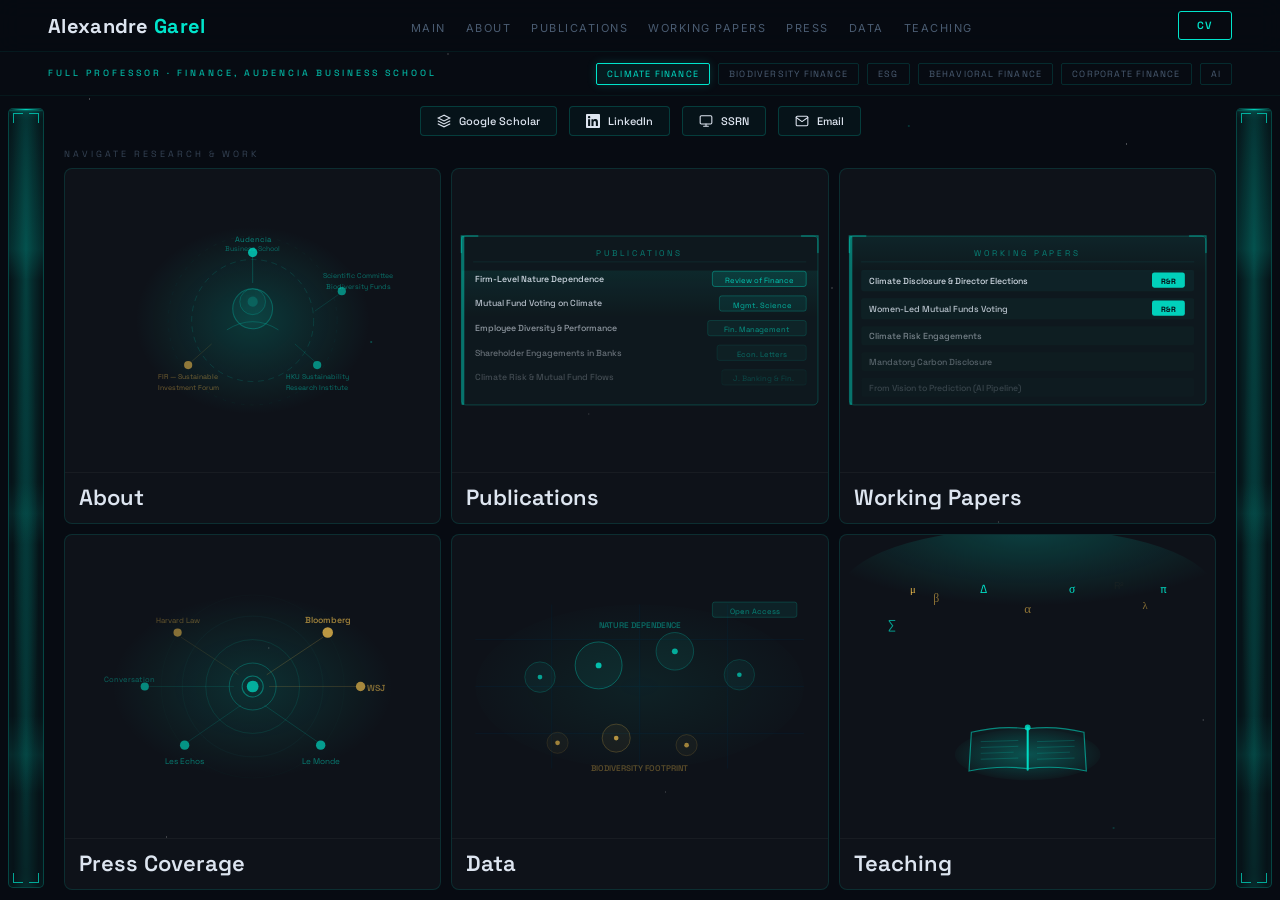
<file: index.html>
<!DOCTYPE html>
<html lang="en">
<head>
<meta charset="UTF-8">
<meta name="viewport" content="width=device-width, initial-scale=1.0">
<title>Alexandre Garel</title>
<link href="https://fonts.googleapis.com/css2?family=Space+Grotesk:wght@300;400;500;600;700&family=Inter:wght@300;400;500&display=swap" rel="stylesheet">
<style>
*, *::before, *::after { box-sizing: border-box; margin: 0; padding: 0; }

:root {
  --bg:       #070b12;
  --teal:     #00e5cc;
  --teal-dim: rgba(0,229,204,0.08);
  --teal-mid: rgba(0,229,204,0.18);
  --gold:     #e8b84b;
  --white:    #dde5f0;
  --muted:    #4a5c72;
  --muted2:   #1e2c3a;
  --card-bg:  rgba(255,255,255,0.032);
  --card-bdr: rgba(0,229,204,0.13);
}

/* ── RESET & BASE ── */
html, body {
  height: 100%; overflow: hidden;
  background: var(--bg);
  color: var(--white);
  font-family: 'Inter', sans-serif;
}

/* star field */
body::before {
  content: '';
  position: fixed; inset: 0; z-index: 0; pointer-events: none;
  background-image:
    radial-gradient(1px 1px at  7% 11%, rgba(255,255,255,.5)  0%,transparent 100%),
    radial-gradient(1px 1px at 21% 72%, rgba(255,255,255,.3)  0%,transparent 100%),
    radial-gradient(1px 1px at 35%  6%, rgba(255,255,255,.4)  0%,transparent 100%),
    radial-gradient(1px 1px at 52% 88%, rgba(255,255,255,.28) 0%,transparent 100%),
    radial-gradient(1px 1px at 65% 32%, rgba(255,255,255,.45) 0%,transparent 100%),
    radial-gradient(1px 1px at 78% 58%, rgba(255,255,255,.32) 0%,transparent 100%),
    radial-gradient(1px 1px at 88% 16%, rgba(255,255,255,.55) 0%,transparent 100%),
    radial-gradient(1px 1px at 94% 80%, rgba(255,255,255,.38) 0%,transparent 100%),
    radial-gradient(1px 1px at 13% 93%, rgba(255,255,255,.42) 0%,transparent 100%),
    radial-gradient(1px 1px at 46% 46%, rgba(255,255,255,.22) 0%,transparent 100%),
    radial-gradient(1.5px 1.5px at 29% 38%, rgba(0,229,204,.4) 0%,transparent 100%),
    radial-gradient(1.5px 1.5px at 71% 14%, rgba(0,229,204,.3) 0%,transparent 100%),
    radial-gradient(1.5px 1.5px at 87% 92%, rgba(0,229,204,.25) 0%,transparent 100%),
    radial-gradient(1.5px 1.5px at 58% 68%, rgba(0,229,204,.2) 0%,transparent 100%);
}

/* ══════════════════════════════════
   PAGE SHELL — fixed full-viewport
══════════════════════════════════ */
.page {
  position: relative; z-index: 1;
  height: 100vh;
  display: grid;
  grid-template-rows: 52px auto 1fr;
  overflow: hidden;
}

/* ── NAV ── */
nav {
  display: flex; align-items: center; justify-content: space-between;
  padding: 0 48px;
  border-bottom: 1px solid rgba(0,229,204,.07);
  background: rgba(7,11,18,.7);
  backdrop-filter: blur(12px);
  flex-shrink: 0;
}

.nav-logo {
  font-family: 'Space Grotesk', sans-serif;
  font-size: 20px; font-weight: 700; letter-spacing: .3px;
  color: var(--white);
}
.nav-logo span { color: var(--teal); }

.nav-links { display: flex; gap: 20px; list-style: none; }
.nav-links a {
  font-size: 11px; letter-spacing: 1.5px; text-transform: uppercase;
  color: var(--muted); text-decoration: none; transition: color .2s;
}
.nav-links a:hover { color: var(--teal); }

.nav-right { display: flex; gap: 12px; align-items: center; }
.nav-btn {
  font-family: 'Space Grotesk', sans-serif;
  font-size: 10.5px; font-weight: 600; letter-spacing: 1.5px; text-transform: uppercase;
  padding: 7px 18px; border-radius: 3px; text-decoration: none;
  border: 1px solid var(--teal); color: var(--teal); background: transparent;
  transition: background .2s;
}
.nav-btn:hover { background: var(--teal-mid); }


/* ── NAME BAR ── */
.name-bar {
  padding: 11px 48px 10px;
  border-bottom: 1px solid rgba(0,229,204,.06);
  display: flex;
  align-items: center;
  justify-content: space-between;
  gap: 24px;
  flex-shrink: 0;
}

.name-left {}

.name-eyebrow {
  font-family: 'Space Grotesk', sans-serif;
  font-size: 9px; font-weight: 500; letter-spacing: 3px; text-transform: uppercase;
  color: var(--teal); opacity: .75; margin-bottom: 3px;
}

.name-heading {
  font-family: 'Space Grotesk', sans-serif;
  font-size: clamp(24px, 2.8vw, 42px);
  font-weight: 700; line-height: 1; letter-spacing: -1.5px;
}
.name-heading .first { color: var(--white); }
.name-heading .last {
  background: linear-gradient(110deg, #b8d8f0 0%, #80c0e0 35%, var(--teal) 100%);
  -webkit-background-clip: text; -webkit-text-fill-color: transparent;
  background-clip: text;
}

.name-role {
  font-family: 'Space Grotesk', sans-serif;
  font-size: 11px; font-weight: 400; letter-spacing: .4px;
  color: var(--muted); margin-top: 3px;
}
.name-role strong { color: rgba(221,229,240,.7); font-weight: 500; }

.name-right {
  display: flex; align-items: center; gap: 8px; flex-shrink: 0;
}
.name-tag {
  font-family: 'Space Grotesk', sans-serif;
  font-size: 9px; letter-spacing: 1.2px; text-transform: uppercase;
  padding: 4px 10px; border-radius: 2px;
  border: 1px solid rgba(0,229,204,.15);
  color: var(--muted);
  transition: border-color .4s, color .4s, background .4s, box-shadow .4s;
  white-space: nowrap;
}
.name-tag.hi {
  border-color: var(--teal);
  color: var(--teal);
  background: rgba(0,229,204,.07);
  box-shadow: 0 0 10px rgba(0,229,204,.18);
}


/* ══════════════════════════════════
   CONTENT ROW — bars + cards
══════════════════════════════════ */
.content-row {
  display: grid;
  grid-template-columns: 52px 1fr 52px;
  overflow: hidden;
  min-height: 0;
}

/* ── DECORATIVE SIDE BARS ── */
.deco-bar {
  position: relative;
  overflow: hidden;
  margin: 12px 8px;
  border-radius: 5px;
  background: rgba(0,229,204,.018);
  border: 1px solid rgba(0,229,204,.25);
  box-shadow: 0 0 18px rgba(0,229,204,.07) inset;
}

/* ambient vertical glow */
.deco-bar::before {
  content: '';
  position: absolute; inset: 0;
  background:
    radial-gradient(ellipse at 50% 20%, rgba(0,229,204,.22) 0%, transparent 65%),
    radial-gradient(ellipse at 50% 80%, rgba(0,229,204,.15) 0%, transparent 55%);
  animation: bar-breathe 4s ease-in-out infinite;
}
@keyframes bar-breathe {
  0%,100% { opacity: .6; }
  50%     { opacity: 1; }
}

/* vertical circuit trace lines */
.deco-bar::after {
  content: '';
  position: absolute; inset: 0;
  background:
    linear-gradient(to bottom,
      transparent 0%, rgba(0,229,204,.12) 18%, transparent 22%,
      transparent 48%, rgba(0,229,204,.08) 52%, transparent 56%,
      transparent 78%, rgba(0,229,204,.1) 83%, transparent 88%);
}

/* scanning line */
.bar-scan {
  position: absolute; left: 0; right: 0; height: 1px; z-index: 6;
  background: linear-gradient(90deg, transparent, rgba(0,229,204,.9), transparent);
  box-shadow: 0 0 8px var(--teal), 0 0 2px var(--teal);
  animation: scan 4s ease-in-out infinite;
}
.deco-bar:last-child .bar-scan { animation-delay: -2s; }

@keyframes scan {
  0%   { top: 0%;   opacity: 0; }
  5%   { opacity: .9; }
  95%  { opacity: .9; }
  100% { top: 100%; opacity: 0; }
}

/* corner brackets */
.brk {
  position: absolute; z-index: 7; width: 10px; height: 10px; pointer-events: none;
  border-color: var(--teal); border-style: solid; opacity: .7;
}
.brk-tl { top: 4px; left: 4px;  border-width: 1px 0 0 1px; }
.brk-tr { top: 4px; right: 4px; border-width: 1px 1px 0 0; }
.brk-bl { bottom: 4px; left: 4px;  border-width: 0 0 1px 1px; }
.brk-br { bottom: 4px; right: 4px; border-width: 0 1px 1px 0; }

/* ── CENTER COLUMN ── */
.center-col {
  display: flex; flex-direction: column;
  overflow: hidden; min-height: 0;
}

/* social links row — centered at top of center col */
.social-center {
  display: flex; justify-content: center; align-items: center; gap: 12px;
  padding: 10px 20px 6px;
  flex-shrink: 0;
}
.social-link {
  display: flex; align-items: center; gap: 8px;
  padding: 7px 16px; border-radius: 4px;
  border: 1px solid rgba(0,229,204,.2);
  background: rgba(0,229,204,.04);
  text-decoration: none; color: var(--white);
  font-family: 'Space Grotesk', sans-serif;
  font-size: 11px; font-weight: 500;
  transition: border-color .2s, background .2s, color .2s;
}
.social-link:hover {
  border-color: var(--teal); background: rgba(0,229,204,.1); color: var(--teal);
}
.social-link svg { flex-shrink: 0; }

/* ── CARDS COLUMN ── */
.cards-col {
  display: flex; flex-direction: column;
  padding: 6px 12px 10px;
  overflow: hidden;
  min-height: 0;
  flex: 1;
}

.cards-label {
  font-family: 'Space Grotesk', sans-serif;
  font-size: 9px; letter-spacing: 3px; text-transform: uppercase;
  color: var(--muted); margin-bottom: 8px; opacity: .7;
  flex-shrink: 0;
}

.grid {
  display: grid;
  grid-template-columns: repeat(3, 1fr);
  grid-template-rows: repeat(2, 1fr);
  gap: 10px;
  flex: 1; min-height: 0;
}

/* ── CARD ── */
.card {
  position: relative;
  background: var(--card-bg);
  border: 1px solid var(--card-bdr);
  border-radius: 8px;
  overflow: hidden;
  text-decoration: none;
  display: flex; flex-direction: column;
  transition: border-color .28s, transform .28s, box-shadow .28s;
  cursor: pointer; min-height: 0;
}
.card:hover {
  border-color: rgba(0,229,204,.42);
  transform: translateY(-3px);
  box-shadow: 0 10px 36px rgba(0,229,204,.08), 0 0 0 1px rgba(0,229,204,.16);
}
.card::before {
  content: '';
  position: absolute; top: 0; left: 0; right: 0; height: 1px;
  background: linear-gradient(90deg, transparent, var(--teal), transparent);
  transform: scaleX(0); transition: transform .3s;
}
.card:hover::before { transform: scaleX(1); }

/* visual area — flex-grow so it fills available space */
.card-vis {
  flex: 1; min-height: 0;
  position: relative; overflow: hidden;
}

/* footer is fixed-height */
.card-ft {
  flex-shrink: 0;
  padding: 10px 14px 12px;
  border-top: 1px solid rgba(255,255,255,.04);
  display: flex; justify-content: space-between; align-items: center;
}
.card-name {
  font-family: 'Space Grotesk', sans-serif;
  font-size: 22px; font-weight: 600; color: var(--white);
}
.card-sub { display: none; }
.card-arr {
  font-size: 15px; color: var(--teal);
  opacity: 0; transform: translateX(-4px);
  transition: opacity .22s, transform .22s;
}
.card:hover .card-arr { opacity: 1; transform: translateX(0); }

/* ══════════════════════════════════
   CARD VISUAL HOVER ANIMATIONS
══════════════════════════════════ */

/* shared: SVG zooms in and brightens */
.card-vis svg {
  transform-origin: center center;
  transition: transform .55s cubic-bezier(.25,.46,.45,.94),
              filter .4s ease;
  display: block;
  overflow: visible;
}
.card:hover .card-vis svg {
  transform: scale(1.1);
  filter: brightness(1.55) saturate(1.4) contrast(1.05);
}

/* teal glow overlay that fades in on hover */
.card-vis::after {
  content: '';
  position: absolute; inset: 0; z-index: 2; pointer-events: none;
  background: radial-gradient(ellipse at 50% 50%,
    rgba(0,229,204,.1) 0%, transparent 70%);
  opacity: 0;
  transition: opacity .4s ease;
}
.card:hover .card-vis::after { opacity: 1; }

/* ── Per-card accent colours on hover ── */

/* About — portrait pulse faster */
.card:hover .card-vis circle[r="3"] {
  animation-duration: .8s !important;
}

/* Publications — glow pulse ring speeds up */
.card:hover .card-vis circle[stroke-opacity] {
  animation-duration: 1.2s !important;
}

/* Working Papers — brightens the R&R badges more */
.card-wp:hover .card-vis svg { filter: brightness(1.7) saturate(1.5); }

/* Press — signal ring ripple on hover */
.card-press:hover .card-vis::after {
  background: radial-gradient(ellipse at 50% 50%,
    rgba(0,229,204,.18) 0%, rgba(232,184,75,.06) 60%, transparent 80%);
}

/* Data — gold cluster brightens */
.card-data:hover .card-vis svg {
  filter: brightness(1.6) saturate(1.6) hue-rotate(-5deg);
}

/* Teaching — connections glow more */
.card-teach:hover .card-vis svg {
  filter: brightness(1.6) saturate(1.3) contrast(1.1);
}

/* ══════════════════════════════════
   RESPONSIVE — Tablet & Mobile
══════════════════════════════════ */

/* ── Tablet: ≤ 1024px ── */
@media (max-width: 1024px) {
  .page {
    height: auto; overflow: visible;
    grid-template-rows: 52px auto auto;
  }
  html, body { height: auto; overflow: auto; }

  nav { padding: 0 28px; }
  .nav-links { gap: 18px; }
  .nav-links a { font-size: 10px; }

  .name-bar {
    padding: 18px 28px 14px;
    flex-wrap: wrap; gap: 16px;
  }
  .name-right {
    flex-wrap: wrap; gap: 7px;
    width: 100%;
  }

  .content-row { grid-template-columns: 40px 1fr 40px; }
  .cards-col { padding: 6px 10px 10px; }

  .grid {
    grid-template-columns: repeat(3, 1fr);
    grid-template-rows: repeat(2, 1fr);
    gap: 10px;
    height: auto;
    min-height: 420px;
  }

  .card-name { font-size: 20px; }
  .card-sub  { font-size: 9.5px; }
}

/* ── Phablet: ≤ 768px ── */
@media (max-width: 768px) {
  /* Nav: hide links, keep logo + CV */
  .nav-links { display: none; }
  nav { padding: 0 20px; }

  .name-bar {
    padding: 16px 20px 12px;
    flex-direction: column; align-items: flex-start; gap: 12px;
  }
  .name-heading { font-size: clamp(32px, 8vw, 52px); letter-spacing: -1.5px; }
  .name-eyebrow { font-size: 9px; letter-spacing: 2.5px; }
  .name-role { font-size: 11px; }
  .name-right { flex-wrap: wrap; gap: 6px; }
  .name-tag { font-size: 9px; padding: 4px 9px; letter-spacing: 1px; }

  .content-row { grid-template-columns: 28px 1fr 28px; }
  .deco-bar { margin: 8px 6px; }

  .cards-col {
    padding: 10px 16px;
    overflow: visible;
  }

  .grid {
    grid-template-columns: repeat(2, 1fr);
    grid-template-rows: auto;
    min-height: 0;
    height: auto;
  }

  .card { min-height: 160px; }
  .card-vis { min-height: 100px; }
  .card-name { font-size: 18px; }
  .card-sub  { font-size: 9px; }
}

/* ── Mobile: ≤ 480px ── */
@media (max-width: 480px) {
  nav { padding: 0 16px; }
  .nav-logo { font-size: 13px; }
  .nav-btn { padding: 6px 14px; font-size: 10px; }

  .name-bar { padding: 14px 16px 10px; }
  .name-heading { font-size: clamp(28px, 9vw, 44px); letter-spacing: -1px; }
  .name-role { font-size: 10.5px; }

  .deco-bar { margin: 6px 4px; }
  .social-link { font-size: 10px; padding: 6px 10px; gap: 6px; }

  .cards-col { padding: 12px 16px 16px; }

  .grid {
    grid-template-columns: 1fr 1fr;
    gap: 8px;
  }

  .card { min-height: 140px; }
  .card-vis { min-height: 85px; }
  .card-ft { padding: 8px 11px 10px; }
  .card-name { font-size: 16px; }
  .card-sub  { display: none; }
  .card-arr  { display: none; }
}

/* ── Very small: ≤ 360px ── */
@media (max-width: 360px) {
  .grid { grid-template-columns: 1fr; }
  .card { min-height: 120px; }
}
</style>
</head>
<body>


<div class="page">

<!-- NAV -->
<nav>
  <div class="nav-logo">Alexandre <span>Garel</span></div>
  <ul class="nav-links">
    <li><a href="index.html" class="active">Main</a></li>
    <li><a href="about.html">About</a></li>
    <li><a href="publications.html">Publications</a></li>
    <li><a href="working-papers.html">Working Papers</a></li>
    <li><a href="press-coverage.html">Press</a></li>
    <li><a href="data.html">Data</a></li>
    <li><a href="teaching.html">Teaching</a></li>
  </ul>
  <div class="nav-right">
    <a href="#" class="nav-btn">CV</a>
  </div>
</nav>

<!-- NAME BAR -->
<div class="name-bar">
  <div class="name-left">
    <div class="name-eyebrow">Full Professor · Finance, Audencia Business School</div>
  </div>
  <div class="name-right">
    <span class="name-tag" id="tag-0">Climate Finance</span>
    <span class="name-tag" id="tag-1">Biodiversity Finance</span>
    <span class="name-tag" id="tag-2">ESG</span>
    <span class="name-tag" id="tag-3">Behavioral Finance</span>
    <span class="name-tag" id="tag-4">Corporate Finance</span>
    <span class="name-tag" id="tag-5">AI</span>
  </div>
</div>

<!-- CONTENT ROW -->
<div class="content-row">

  <!-- LEFT DECO BAR -->
  <div class="deco-bar">
    <div class="bar-scan"></div>
    <div class="brk brk-tl"></div>
    <div class="brk brk-tr"></div>
    <div class="brk brk-bl"></div>
    <div class="brk brk-br"></div>
  </div>

  <!-- CENTER COLUMN -->
  <div class="center-col">

    <!-- Social links — centered at top -->
    <div class="social-center">
      <a href="https://scholar.google.com/citations?user=YdbSEhwAAAAJ&hl=en" target="_blank" class="social-link">
        <svg width="14" height="14" viewBox="0 0 24 24" fill="none" stroke="currentColor" stroke-width="1.8" stroke-linecap="round">
          <path d="M12 2L2 7l10 5 10-5-10-5z"/>
          <path d="M2 17l10 5 10-5"/>
          <path d="M2 12l10 5 10-5"/>
        </svg>
        Google Scholar
      </a>
      <a href="https://linkedin.com" target="_blank" class="social-link">
        <svg width="14" height="14" viewBox="0 0 24 24" fill="currentColor">
          <path d="M20.447 20.452h-3.554v-5.569c0-1.328-.027-3.037-1.852-3.037-1.853 0-2.136 1.445-2.136 2.939v5.667H9.351V9h3.414v1.561h.046c.477-.9 1.637-1.85 3.37-1.85 3.601 0 4.267 2.37 4.267 5.455v6.286zM5.337 7.433c-1.144 0-2.063-.926-2.063-2.065 0-1.138.92-2.063 2.063-2.063 1.14 0 2.064.925 2.064 2.063 0 1.139-.925 2.065-2.064 2.065zm1.782 13.019H3.555V9h3.564v11.452zM22.225 0H1.771C.792 0 0 .774 0 1.729v20.542C0 23.227.792 24 1.771 24h20.451C23.2 24 24 23.227 24 22.271V1.729C24 .774 23.2 0 22.222 0h.003z"/>
        </svg>
        LinkedIn
      </a>
      <a href="https://papers.ssrn.com/sol3/cf_dev/AbsByAuth.cfm?per_id=2396853" target="_blank" class="social-link">
        <svg width="14" height="14" viewBox="0 0 24 24" fill="none" stroke="currentColor" stroke-width="1.8" stroke-linecap="round" stroke-linejoin="round">
          <rect x="2" y="3" width="20" height="14" rx="2"/>
          <path d="M8 21h8M12 17v4"/>
        </svg>
        SSRN
      </a>
      <a href="mailto:agarel@audencia.com" class="social-link">
        <svg width="14" height="14" viewBox="0 0 24 24" fill="none" stroke="currentColor" stroke-width="1.8" stroke-linecap="round" stroke-linejoin="round">
          <path d="M4 4h16c1.1 0 2 .9 2 2v12c0 1.1-.9 2-2 2H4c-1.1 0-2-.9-2-2V6c0-1.1.9-2 2-2z"/>
          <polyline points="22,6 12,13 2,6"/>
        </svg>
        Email
      </a>
    </div>

    <!-- CARDS -->
    <div class="cards-col">
    <div class="cards-label">Navigate Research &amp; Work</div>
    <div class="grid">

      <!-- 1. ABOUT -->
      <a href="about.html" class="card">
        <div class="card-vis">
          <svg viewBox="0 0 320 160" width="100%" height="100%" xmlns="http://www.w3.org/2000/svg" preserveAspectRatio="xMidYMid meet">
            <defs>
              <radialGradient id="ag" cx="50%" cy="50%" r="50%">
                <stop offset="0%" stop-color="#00e5cc" stop-opacity=".18"/>
                <stop offset="100%" stop-color="#00e5cc" stop-opacity="0"/>
              </radialGradient>
            </defs>
            <ellipse cx="160" cy="80" rx="100" ry="80" fill="url(#ag)"/>
            <!-- orbit rings -->
            <circle cx="160" cy="80" r="52" fill="none" stroke="#00e5cc" stroke-width=".6" stroke-opacity=".18" stroke-dasharray="5 4"/>
            <circle cx="160" cy="80" r="72" fill="none" stroke="#00e5cc" stroke-width=".4" stroke-opacity=".08" stroke-dasharray="3 5"/>
            <!-- affiliation nodes — all safely within viewbox -->
            <!-- Audencia Business School — top -->
            <circle cx="160" cy="22" r="4" fill="#00e5cc" fill-opacity=".75"/>
            <line x1="160" y1="26" x2="160" y2="48" stroke="#00e5cc" stroke-width=".6" stroke-opacity=".3"/>
            <text x="160" y="13" fill="#00e5cc" font-size="6.5" font-family="Space Grotesk" text-anchor="middle" fill-opacity=".55">Audencia</text>
            <text x="160" y="21" fill="#00e5cc" font-size="6" font-family="Space Grotesk" text-anchor="middle" fill-opacity=".4">Business School</text>
            <!-- HKU Sustainability Research Institute — bottom-right -->
            <circle cx="215" cy="118" r="3.5" fill="#00e5cc" fill-opacity=".55"/>
            <line x1="213" y1="115" x2="196" y2="100" stroke="#00e5cc" stroke-width=".5" stroke-opacity=".22"/>
            <text x="215" y="130" fill="#00e5cc" font-size="6" font-family="Space Grotesk" text-anchor="middle" fill-opacity=".45">HKU Sustainability</text>
            <text x="215" y="139" fill="#00e5cc" font-size="6" font-family="Space Grotesk" text-anchor="middle" fill-opacity=".45">Research Institute</text>
            <!-- FIR — bottom-left -->
            <circle cx="105" cy="118" r="3.5" fill="#e8b84b" fill-opacity=".6"/>
            <line x1="108" y1="115" x2="125" y2="100" stroke="#e8b84b" stroke-width=".5" stroke-opacity=".22"/>
            <text x="105" y="130" fill="#e8b84b" font-size="6" font-family="Space Grotesk" text-anchor="middle" fill-opacity=".45">FIR — Sustainable</text>
            <text x="105" y="139" fill="#e8b84b" font-size="6" font-family="Space Grotesk" text-anchor="middle" fill-opacity=".45">Investment Forum</text>
            <!-- Scientific Committee, Biodiversity Funds — right -->
            <circle cx="236" cy="55" r="3.5" fill="#00e5cc" fill-opacity=".55"/>
            <line x1="233" y1="58" x2="213" y2="72" stroke="#00e5cc" stroke-width=".5" stroke-opacity=".22"/>
            <text x="250" y="44" fill="#00e5cc" font-size="6" font-family="Space Grotesk" text-anchor="middle" fill-opacity=".45">Scientific Committee</text>
            <text x="250" y="53" fill="#00e5cc" font-size="6" font-family="Space Grotesk" text-anchor="middle" fill-opacity=".45">Biodiversity Funds</text>
            <!-- portrait silhouette -->
            <circle cx="160" cy="70" r="17" fill="#00e5cc" fill-opacity=".05" stroke="#00e5cc" stroke-width=".9" stroke-opacity=".28"/>
            <circle cx="160" cy="64" r="11" fill="#00e5cc" fill-opacity=".05" stroke="#00e5cc" stroke-width=".7" stroke-opacity=".25"/>
            <path d="M138,88 Q160,74 182,88" fill="none" stroke="#00e5cc" stroke-width=".7" stroke-opacity=".25"/>
            <circle cx="160" cy="64" r="3" fill="#00e5cc" fill-opacity=".6">
              <animate attributeName="r" values="3;4.5;3" dur="2.5s" repeatCount="indefinite"/>
              <animate attributeName="fill-opacity" values=".6;.15;.6" dur="2.5s" repeatCount="indefinite"/>
            </circle>
          </svg>
        </div>
        <div class="card-ft">
          <div><div class="card-name">About</div></div>
          <div class="card-arr">→</div>
        </div>
      </a>

      <!-- 2. PUBLICATIONS — paper list -->
      <a href="publications.html" class="card">
        <div class="card-vis">
          <svg viewBox="0 0 320 160" width="100%" height="100%" xmlns="http://www.w3.org/2000/svg" preserveAspectRatio="xMidYMid meet">
            <defs>
              <linearGradient id="pub-scan" x1="0" y1="0" x2="0" y2="1">
                <stop offset="0%" stop-color="#00e5cc" stop-opacity=".08"/>
                <stop offset="100%" stop-color="#00e5cc" stop-opacity="0"/>
              </linearGradient>
              <clipPath id="pub-clip">
                <rect x="8" y="8" width="304" height="144" rx="4"/>
              </clipPath>
            </defs>

            <!-- card border -->
            <rect x="8" y="8" width="304" height="144" rx="4" fill="rgba(0,229,204,.025)" stroke="#00e5cc" stroke-width=".7" stroke-opacity=".28"/>
            <!-- left accent bar -->
            <rect x="8" y="8" width="2.5" height="144" rx="1" fill="#00e5cc" fill-opacity=".45"/>

            <!-- header label -->
            <text x="160" y="25" fill="#00e5cc" font-size="7" font-family="Space Grotesk" text-anchor="middle" letter-spacing="2.5" fill-opacity=".5">PUBLICATIONS</text>
            <line x1="18" y1="30" x2="302" y2="30" stroke="#00e5cc" stroke-width=".4" stroke-opacity=".18"/>

            <!-- scanning highlight — sweeps down -->
            <rect x="8" y="0" width="304" height="40" fill="url(#pub-scan)" clip-path="url(#pub-clip)">
              <animate attributeName="y" from="8" to="112" dur="4s" repeatCount="indefinite" calcMode="ease-in-out"/>
            </rect>

            <!-- Row 1 — brightest -->
            <text x="20" y="47" fill="#dde5f0" font-size="7.5" font-family="Space Grotesk" font-weight="500" fill-opacity=".92">Firm-Level Nature Dependence</text>
            <!-- journal badge -->
            <rect x="222" y="38" width="80" height="13" rx="2" fill="rgba(0,229,204,.1)" stroke="#00e5cc" stroke-width=".6" stroke-opacity=".5"/>
            <text x="262" y="48" fill="#00e5cc" font-size="6.5" font-family="Space Grotesk" text-anchor="middle" fill-opacity=".85">Review of Finance</text>

            <!-- Row 2 -->
            <text x="20" y="68" fill="#dde5f0" font-size="7.5" font-family="Space Grotesk" font-weight="500" fill-opacity=".8">Mutual Fund Voting on Climate</text>
            <rect x="228" y="59" width="74" height="13" rx="2" fill="rgba(0,229,204,.08)" stroke="#00e5cc" stroke-width=".5" stroke-opacity=".4"/>
            <text x="265" y="69" fill="#00e5cc" font-size="6.5" font-family="Space Grotesk" text-anchor="middle" fill-opacity=".75">Mgmt. Science</text>

            <!-- Row 3 -->
            <text x="20" y="89" fill="#dde5f0" font-size="7.5" font-family="Space Grotesk" font-weight="500" fill-opacity=".62">Employee Diversity &amp; Performance</text>
            <rect x="218" y="80" width="84" height="13" rx="2" fill="rgba(0,229,204,.06)" stroke="#00e5cc" stroke-width=".4" stroke-opacity=".3"/>
            <text x="260" y="90" fill="#00e5cc" font-size="6.5" font-family="Space Grotesk" text-anchor="middle" fill-opacity=".58">Fin. Management</text>

            <!-- Row 4 -->
            <text x="20" y="110" fill="#dde5f0" font-size="7.5" font-family="Space Grotesk" font-weight="500" fill-opacity=".42">Shareholder Engagements in Banks</text>
            <rect x="226" y="101" width="76" height="13" rx="2" fill="rgba(0,229,204,.04)" stroke="#00e5cc" stroke-width=".35" stroke-opacity=".22"/>
            <text x="264" y="111" fill="#00e5cc" font-size="6.5" font-family="Space Grotesk" text-anchor="middle" fill-opacity=".4">Econ. Letters</text>

            <!-- Row 5 — dimmest -->
            <text x="20" y="131" fill="#dde5f0" font-size="7.5" font-family="Space Grotesk" font-weight="500" fill-opacity=".25">Climate Risk &amp; Mutual Fund Flows</text>
            <rect x="230" y="122" width="72" height="13" rx="2" fill="rgba(0,229,204,.02)" stroke="#00e5cc" stroke-width=".3" stroke-opacity=".15"/>
            <text x="266" y="132" fill="#00e5cc" font-size="6.5" font-family="Space Grotesk" text-anchor="middle" fill-opacity=".22">J. Banking &amp; Fin.</text>

            <!-- corner brackets -->
            <path d="M8 22 L8 8 L22 8" fill="none" stroke="#00e5cc" stroke-width="1.2" stroke-opacity=".4" stroke-linecap="round"/>
            <path d="M298 8 L312 8 L312 22" fill="none" stroke="#00e5cc" stroke-width="1.2" stroke-opacity=".4" stroke-linecap="round"/>
          </svg>
        </div>
        <div class="card-ft">
          <div><div class="card-name">Publications</div></div>
          <div class="card-arr">→</div>
        </div>
      </a>

      <!-- 3. WORKING PAPERS -->
      <a href="working-papers.html" class="card card-wp">
        <div class="card-vis">
          <svg viewBox="0 0 320 160" width="100%" height="100%" xmlns="http://www.w3.org/2000/svg" preserveAspectRatio="xMidYMid meet">
            <defs>
              <linearGradient id="prog" x1="0" y1="0" x2="1" y2="0">
                <stop offset="0%" stop-color="#00e5cc" stop-opacity=".7"/>
                <stop offset="100%" stop-color="#00e5cc" stop-opacity=".2"/>
              </linearGradient>
              <linearGradient id="wp-scan" x1="0" y1="0" x2="0" y2="1">
                <stop offset="0%" stop-color="#00e5cc" stop-opacity=".08"/>
                <stop offset="100%" stop-color="#00e5cc" stop-opacity="0"/>
              </linearGradient>
              <clipPath id="wp-clip">
                <rect x="8" y="8" width="304" height="144" rx="4"/>
              </clipPath>
            </defs>

            <!-- card border -->
            <rect x="8" y="8" width="304" height="144" rx="4" fill="rgba(0,229,204,.025)" stroke="#00e5cc" stroke-width=".7" stroke-opacity=".28"/>
            <!-- left accent bar -->
            <rect x="8" y="8" width="2.5" height="144" rx="1" fill="#00e5cc" fill-opacity=".45"/>

            <!-- header label -->
            <text x="160" y="25" fill="#00e5cc" font-size="7" font-family="Space Grotesk" text-anchor="middle" letter-spacing="2.5" fill-opacity=".5">WORKING PAPERS</text>
            <line x1="18" y1="30" x2="302" y2="30" stroke="#00e5cc" stroke-width=".4" stroke-opacity=".18"/>

            <!-- scanning highlight -->
            <rect x="8" y="0" width="304" height="40" fill="url(#wp-scan)" clip-path="url(#wp-clip)">
              <animate attributeName="y" from="8" to="112" dur="4s" repeatCount="indefinite" calcMode="ease-in-out" begin="2s"/>
            </rect>

            <!-- Row 1 — R&R -->
            <rect x="18" y="37" width="284" height="18" rx="2" fill="rgba(0,229,204,.05)"/>
            <text x="25" y="49" fill="#dde5f0" font-size="7.5" font-family="Space Grotesk" font-weight="500" fill-opacity=".92">Climate Disclosure &amp; Director Elections</text>
            <rect x="266" y="39" width="28" height="13" rx="2" fill="#00e5cc" fill-opacity=".9"/>
            <text x="280" y="49" fill="#070b12" font-size="6.5" font-family="Space Grotesk" text-anchor="middle" font-weight="700">R&amp;R</text>

            <!-- Row 2 — R&R -->
            <rect x="18" y="61" width="284" height="18" rx="2" fill="rgba(0,229,204,.04)"/>
            <text x="25" y="73" fill="#dde5f0" font-size="7.5" font-family="Space Grotesk" font-weight="500" fill-opacity=".82">Women-Led Mutual Funds Voting</text>
            <rect x="266" y="63" width="28" height="13" rx="2" fill="#00e5cc" fill-opacity=".9"/>
            <text x="280" y="73" fill="#070b12" font-size="6.5" font-family="Space Grotesk" text-anchor="middle" font-weight="700">R&amp;R</text>

            <!-- Row 3 -->
            <rect x="18" y="85" width="284" height="16" rx="2" fill="rgba(0,229,204,.025)"/>
            <text x="25" y="96" fill="#dde5f0" font-size="7.5" font-family="Space Grotesk" font-weight="500" fill-opacity=".5">Climate Risk Engagements</text>

            <!-- Row 4 -->
            <rect x="18" y="107" width="284" height="16" rx="2" fill="rgba(0,229,204,.015)"/>
            <text x="25" y="118" fill="#dde5f0" font-size="7.5" font-family="Space Grotesk" font-weight="500" fill-opacity=".35">Mandatory Carbon Disclosure</text>

            <!-- Row 5 — dimmest -->
            <rect x="18" y="129" width="284" height="16" rx="2" fill="rgba(0,229,204,.01)"/>
            <text x="25" y="140" fill="#dde5f0" font-size="7.5" font-family="Space Grotesk" font-weight="500" fill-opacity=".2">From Vision to Prediction (AI Pipeline)</text>

            <!-- corner brackets -->
            <path d="M8 22 L8 8 L22 8" fill="none" stroke="#00e5cc" stroke-width="1.2" stroke-opacity=".4" stroke-linecap="round"/>
            <path d="M298 8 L312 8 L312 22" fill="none" stroke="#00e5cc" stroke-width="1.2" stroke-opacity=".4" stroke-linecap="round"/>
          </svg>
        </div>
        <div class="card-ft">
          <div><div class="card-name">Working Papers</div></div>
          <div class="card-arr">→</div>
        </div>
      </a>

      <!-- 4. PRESS COVERAGE — all nodes fully inside viewbox -->
      <a href="press-coverage.html" class="card card-press">
        <div class="card-vis">
          <svg viewBox="0 0 320 160" width="100%" height="100%" xmlns="http://www.w3.org/2000/svg" preserveAspectRatio="xMidYMid meet">
            <defs>
              <radialGradient id="sig" cx="50%" cy="50%" r="50%">
                <stop offset="0%" stop-color="#00e5cc" stop-opacity=".14"/>
                <stop offset="100%" stop-color="#00e5cc" stop-opacity="0"/>
              </radialGradient>
            </defs>
            <ellipse cx="160" cy="80" rx="120" ry="78" fill="url(#sig)"/>
            <!-- signal rings -->
            <circle cx="160" cy="80" r="20" fill="none" stroke="#00e5cc" stroke-width=".8" stroke-opacity=".28"/>
            <circle cx="160" cy="80" r="40" fill="none" stroke="#00e5cc" stroke-width=".55" stroke-opacity=".16"/>
            <circle cx="160" cy="80" r="60" fill="none" stroke="#00e5cc" stroke-width=".4" stroke-opacity=".09"/>
            <circle cx="160" cy="80" r="78" fill="none" stroke="#00e5cc" stroke-width=".3" stroke-opacity=".05"/>
            <!-- center -->
            <circle cx="160" cy="80" r="5" fill="#00e5cc" fill-opacity=".7"/>
            <circle cx="160" cy="80" r="9" fill="none" stroke="#00e5cc" stroke-width=".9" stroke-opacity=".4"/>
            <!-- Bloomberg — top-right -->
            <circle cx="224" cy="34" r="4.5" fill="#e8b84b" fill-opacity=".8"/>
            <line x1="220" y1="38" x2="172" y2="70" stroke="#e8b84b" stroke-width=".6" stroke-opacity=".28"/>
            <text x="224" y="26" fill="#e8b84b" font-size="7.5" font-family="Space Grotesk" text-anchor="middle" font-weight="600" fill-opacity=".65">Bloomberg</text>
            <!-- WSJ — right -->
            <circle cx="252" cy="80" r="4" fill="#e8b84b" fill-opacity=".7"/>
            <line x1="248" y1="80" x2="174" y2="80" stroke="#e8b84b" stroke-width=".6" stroke-opacity=".22"/>
            <text x="265" y="84" fill="#e8b84b" font-size="7.5" font-family="Space Grotesk" text-anchor="middle" font-weight="600" fill-opacity=".55">WSJ</text>
            <!-- Le Monde — bottom-right -->
            <circle cx="218" cy="130" r="4" fill="#00e5cc" fill-opacity=".65"/>
            <line x1="215" y1="127" x2="170" y2="96" stroke="#00e5cc" stroke-width=".6" stroke-opacity=".22"/>
            <text x="218" y="146" fill="#00e5cc" font-size="7" font-family="Space Grotesk" text-anchor="middle" fill-opacity=".5">Le Monde</text>
            <!-- Les Echos — bottom-left -->
            <circle cx="102" cy="130" r="4" fill="#00e5cc" fill-opacity=".6"/>
            <line x1="105" y1="127" x2="150" y2="96" stroke="#00e5cc" stroke-width=".6" stroke-opacity=".18"/>
            <text x="102" y="146" fill="#00e5cc" font-size="7" font-family="Space Grotesk" text-anchor="middle" fill-opacity=".5">Les Echos</text>
            <!-- The Conversation — left -->
            <circle cx="68" cy="80" r="3.5" fill="#00e5cc" fill-opacity=".55"/>
            <line x1="72" y1="80" x2="144" y2="80" stroke="#00e5cc" stroke-width=".5" stroke-opacity=".18"/>
            <text x="55" y="76" fill="#00e5cc" font-size="6.5" font-family="Space Grotesk" text-anchor="middle" fill-opacity=".4">Conversation</text>
            <!-- Harvard Law — top-left -->
            <circle cx="96" cy="34" r="3.5" fill="#e8b84b" fill-opacity=".55"/>
            <line x1="99" y1="38" x2="148" y2="70" stroke="#e8b84b" stroke-width=".5" stroke-opacity=".18"/>
            <text x="96" y="26" fill="#e8b84b" font-size="6.5" font-family="Space Grotesk" text-anchor="middle" fill-opacity=".4">Harvard Law</text>
          </svg>
        </div>
        <div class="card-ft">
          <div><div class="card-name">Press Coverage</div></div>
          <div class="card-arr">→</div>
        </div>
      </a>

      <!-- 5. DATA -->
      <a href="data.html" class="card card-data">
        <div class="card-vis">
          <svg viewBox="0 0 320 160" width="100%" height="100%" xmlns="http://www.w3.org/2000/svg" preserveAspectRatio="xMidYMid meet">
            <defs>
              <radialGradient id="dg" cx="50%" cy="50%" r="55%">
                <stop offset="0%" stop-color="#00e5cc" stop-opacity=".07"/>
                <stop offset="100%" stop-color="#00e5cc" stop-opacity="0"/>
              </radialGradient>
            </defs>
            <!-- grid -->
            <line x1="20"  y1="40"  x2="300" y2="40"  stroke="#0a1a28" stroke-width=".7"/>
            <line x1="20"  y1="80"  x2="300" y2="80"  stroke="#0a1a28" stroke-width=".7"/>
            <line x1="20"  y1="120" x2="300" y2="120" stroke="#0a1a28" stroke-width=".7"/>
            <line x1="85"  y1="10"  x2="85"  y2="150" stroke="#0a1a28" stroke-width=".7"/>
            <line x1="160" y1="10"  x2="160" y2="150" stroke="#0a1a28" stroke-width=".7"/>
            <line x1="235" y1="10"  x2="235" y2="150" stroke="#0a1a28" stroke-width=".7"/>
            <ellipse cx="160" cy="80" rx="140" ry="70" fill="url(#dg)"/>
            <!-- Nature Dependence cluster — teal -->
            <circle cx="125" cy="62" r="20" fill="#00e5cc" fill-opacity=".06" stroke="#00e5cc" stroke-width=".8" stroke-opacity=".35"/>
            <circle cx="190" cy="50" r="16" fill="#00e5cc" fill-opacity=".06" stroke="#00e5cc" stroke-width=".7" stroke-opacity=".28"/>
            <circle cx="245" cy="70" r="13" fill="#00e5cc" fill-opacity=".05" stroke="#00e5cc" stroke-width=".6" stroke-opacity=".22"/>
            <circle cx="75"  cy="72" r="13" fill="#00e5cc" fill-opacity=".05" stroke="#00e5cc" stroke-width=".6" stroke-opacity=".25"/>
            <circle cx="125" cy="62" r="2.5" fill="#00e5cc" fill-opacity=".8"/>
            <circle cx="190" cy="50" r="2.5" fill="#00e5cc" fill-opacity=".7"/>
            <circle cx="245" cy="70" r="2"   fill="#00e5cc" fill-opacity=".65"/>
            <circle cx="75"  cy="72" r="2"   fill="#00e5cc" fill-opacity=".65"/>
            <!-- Biodiversity cluster — gold -->
            <circle cx="140" cy="124" r="12" fill="#e8b84b" fill-opacity=".05" stroke="#e8b84b" stroke-width=".7" stroke-opacity=".28"/>
            <circle cx="200" cy="130" r="9"  fill="#e8b84b" fill-opacity=".04" stroke="#e8b84b" stroke-width=".6" stroke-opacity=".22"/>
            <circle cx="90"  cy="128" r="9"  fill="#e8b84b" fill-opacity=".04" stroke="#e8b84b" stroke-width=".5" stroke-opacity=".2"/>
            <circle cx="140" cy="124" r="2"  fill="#e8b84b" fill-opacity=".75"/>
            <circle cx="200" cy="130" r="2"  fill="#e8b84b" fill-opacity=".65"/>
            <circle cx="90"  cy="128" r="2"  fill="#e8b84b" fill-opacity=".65"/>
            <!-- labels — centered safe zone -->
            <text x="160" y="30" fill="#00e5cc" font-size="7" font-family="Space Grotesk" text-anchor="middle" fill-opacity=".4" font-weight="600">NATURE DEPENDENCE</text>
            <text x="160" y="152" fill="#e8b84b" font-size="7" font-family="Space Grotesk" text-anchor="middle" fill-opacity=".35" font-weight="600">BIODIVERSITY FOOTPRINT</text>
            <rect x="222" y="8" width="72" height="13" rx="2" fill="rgba(0,229,204,.08)" stroke="#00e5cc" stroke-width=".5" stroke-opacity=".3"/>
            <text x="258" y="18" fill="#00e5cc" font-size="6.5" font-family="Space Grotesk" text-anchor="middle" fill-opacity=".5">Open Access</text>
          </svg>
        </div>
        <div class="card-ft">
          <div><div class="card-name">Data</div></div>
          <div class="card-arr">→</div>
        </div>
      </a>

      <!-- 6. TEACHING — knowledge passing from professor to students -->
      <a href="teaching.html" class="card card-teach">
        <div class="card-vis">
          <svg viewBox="0 0 320 160" width="100%" height="100%" xmlns="http://www.w3.org/2000/svg" preserveAspectRatio="xMidYMid meet">
            <defs>
              <radialGradient id="sky-glow" cx="50%" cy="0%" r="60%">
                <stop offset="0%" stop-color="#00e5cc" stop-opacity=".22"/>
                <stop offset="100%" stop-color="#00e5cc" stop-opacity="0"/>
              </radialGradient>
              <radialGradient id="book-glow" cx="50%" cy="50%" r="55%">
                <stop offset="0%" stop-color="#00e5cc" stop-opacity=".28"/>
                <stop offset="100%" stop-color="#00e5cc" stop-opacity="0"/>
              </radialGradient>
            </defs>

            <!-- sky source glow -->
            <ellipse cx="160" cy="0" rx="160" ry="55" fill="url(#sky-glow)"/>

            <!-- falling symbols — each animates from top to just above the book -->
            <!-- ∑ -->
            <text x="44" font-size="11" font-family="Space Grotesk" fill="#00e5cc" text-anchor="middle">∑
              <animate attributeName="y" from="-4" to="108" dur="3.6s" repeatCount="indefinite" begin="0s"/>
              <animate attributeName="opacity" values="0;0.7;0.65;0" keyTimes="0;0.12;0.82;1" dur="3.6s" repeatCount="indefinite" begin="0s"/>
            </text>
            <!-- β -->
            <text x="82" font-size="10" font-family="Space Grotesk" fill="#e8b84b" text-anchor="middle">β
              <animate attributeName="y" from="-4" to="108" dur="4.1s" repeatCount="indefinite" begin="0.7s"/>
              <animate attributeName="opacity" values="0;0.65;0.6;0" keyTimes="0;0.12;0.82;1" dur="4.1s" repeatCount="indefinite" begin="0.7s"/>
            </text>
            <!-- Δ -->
            <text x="122" font-size="10" font-family="Space Grotesk" fill="#00e5cc" text-anchor="middle">Δ
              <animate attributeName="y" from="-4" to="108" dur="3.3s" repeatCount="indefinite" begin="1.4s"/>
              <animate attributeName="opacity" values="0;0.7;0.65;0" keyTimes="0;0.12;0.82;1" dur="3.3s" repeatCount="indefinite" begin="1.4s"/>
            </text>
            <!-- α -->
            <text x="160" font-size="11" font-family="Space Grotesk" fill="#e8b84b" text-anchor="middle">α
              <animate attributeName="y" from="-4" to="108" dur="4.4s" repeatCount="indefinite" begin="0.3s"/>
              <animate attributeName="opacity" values="0;0.6;0.55;0" keyTimes="0;0.12;0.82;1" dur="4.4s" repeatCount="indefinite" begin="0.3s"/>
            </text>
            <!-- σ -->
            <text x="198" font-size="10" font-family="Space Grotesk" fill="#00e5cc" text-anchor="middle">σ
              <animate attributeName="y" from="-4" to="108" dur="3.8s" repeatCount="indefinite" begin="1.8s"/>
              <animate attributeName="opacity" values="0;0.7;0.65;0" keyTimes="0;0.12;0.82;1" dur="3.8s" repeatCount="indefinite" begin="1.8s"/>
            </text>
            <!-- R² -->
            <text x="238" font-size="8.5" font-family="Space Grotesk" fill="#e8b84b" text-anchor="middle">R²
              <animate attributeName="y" from="-4" to="108" dur="4.2s" repeatCount="indefinite" begin="1.1s"/>
              <animate attributeName="opacity" values="0;0.6;0.55;0" keyTimes="0;0.12;0.82;1" dur="4.2s" repeatCount="indefinite" begin="1.1s"/>
            </text>
            <!-- π -->
            <text x="276" font-size="10" font-family="Space Grotesk" fill="#00e5cc" text-anchor="middle">π
              <animate attributeName="y" from="-4" to="108" dur="3.5s" repeatCount="indefinite" begin="2.2s"/>
              <animate attributeName="opacity" values="0;0.65;0.6;0" keyTimes="0;0.12;0.82;1" dur="3.5s" repeatCount="indefinite" begin="2.2s"/>
            </text>
            <!-- μ -->
            <text x="62" font-size="9" font-family="Space Grotesk" fill="#e8b84b" text-anchor="middle">μ
              <animate attributeName="y" from="-4" to="108" dur="4.7s" repeatCount="indefinite" begin="2.9s"/>
              <animate attributeName="opacity" values="0;0.55;0.5;0" keyTimes="0;0.12;0.82;1" dur="4.7s" repeatCount="indefinite" begin="2.9s"/>
            </text>
            <!-- λ -->
            <text x="260" font-size="9" font-family="Space Grotesk" fill="#e8b84b" text-anchor="middle">λ
              <animate attributeName="y" from="-4" to="108" dur="3.9s" repeatCount="indefinite" begin="0.5s"/>
              <animate attributeName="opacity" values="0;0.6;0.55;0" keyTimes="0;0.12;0.82;1" dur="3.9s" repeatCount="indefinite" begin="0.5s"/>
            </text>

            <!-- book glow -->
            <ellipse cx="160" cy="138" rx="62" ry="22" fill="url(#book-glow)"/>

            <!-- open book -->
            <!-- left page -->
            <path d="M160 116 Q136 113 112 119 L110 152 Q136 147 160 150 Z"
                  fill="#00e5cc" fill-opacity=".04" stroke="#00e5cc" stroke-width="1" stroke-opacity=".55"/>
            <!-- right page -->
            <path d="M160 116 Q184 113 208 119 L210 152 Q184 147 160 150 Z"
                  fill="#00e5cc" fill-opacity=".04" stroke="#00e5cc" stroke-width="1" stroke-opacity=".55"/>
            <!-- spine -->
            <line x1="160" y1="115" x2="160" y2="151" stroke="#00e5cc" stroke-width="1.8" stroke-opacity=".8" stroke-linecap="round"/>
            <!-- text lines left page -->
            <line x1="120" y1="127" x2="152" y2="126" stroke="#00e5cc" stroke-width=".55" stroke-opacity=".3"/>
            <line x1="120" y1="132" x2="152" y2="131" stroke="#00e5cc" stroke-width=".55" stroke-opacity=".3"/>
            <line x1="120" y1="137" x2="148" y2="136" stroke="#00e5cc" stroke-width=".55" stroke-opacity=".25"/>
            <line x1="120" y1="142" x2="152" y2="141" stroke="#00e5cc" stroke-width=".55" stroke-opacity=".3"/>
            <!-- text lines right page -->
            <line x1="168" y1="127" x2="200" y2="126" stroke="#00e5cc" stroke-width=".55" stroke-opacity=".3"/>
            <line x1="168" y1="132" x2="200" y2="131" stroke="#00e5cc" stroke-width=".55" stroke-opacity=".3"/>
            <line x1="168" y1="137" x2="196" y2="136" stroke="#00e5cc" stroke-width=".55" stroke-opacity=".25"/>
            <line x1="168" y1="142" x2="200" y2="141" stroke="#00e5cc" stroke-width=".55" stroke-opacity=".3"/>
            <!-- small glow dot at spine top (landing point) -->
            <circle cx="160" cy="115" r="2.5" fill="#00e5cc" fill-opacity=".8"/>
          </svg>
        </div>
        <div class="card-ft">
          <div><div class="card-name">Teaching</div></div>
          <div class="card-arr">→</div>
        </div>
      </a>

    </div><!-- /grid -->
    </div><!-- /cards-col -->
  </div><!-- /center-col -->

  <!-- RIGHT DECO BAR -->
  <div class="deco-bar">
    <div class="bar-scan"></div>
    <div class="brk brk-tl"></div>
    <div class="brk brk-tr"></div>
    <div class="brk brk-bl"></div>
    <div class="brk brk-br"></div>
  </div>

</div><!-- /content-row -->

</div><!-- /page -->

<script>
  const tags = [0,1,2,3,4,5].map(i => document.getElementById('tag-' + i));
  let current = 0;
  function cycle() {
    tags[current].classList.remove('hi');
    current = (current + 1) % tags.length;
    tags[current].classList.add('hi');
  }
  tags[current].classList.add('hi');
  setInterval(cycle, 1400);
</script>
</body>
</html>
</file>
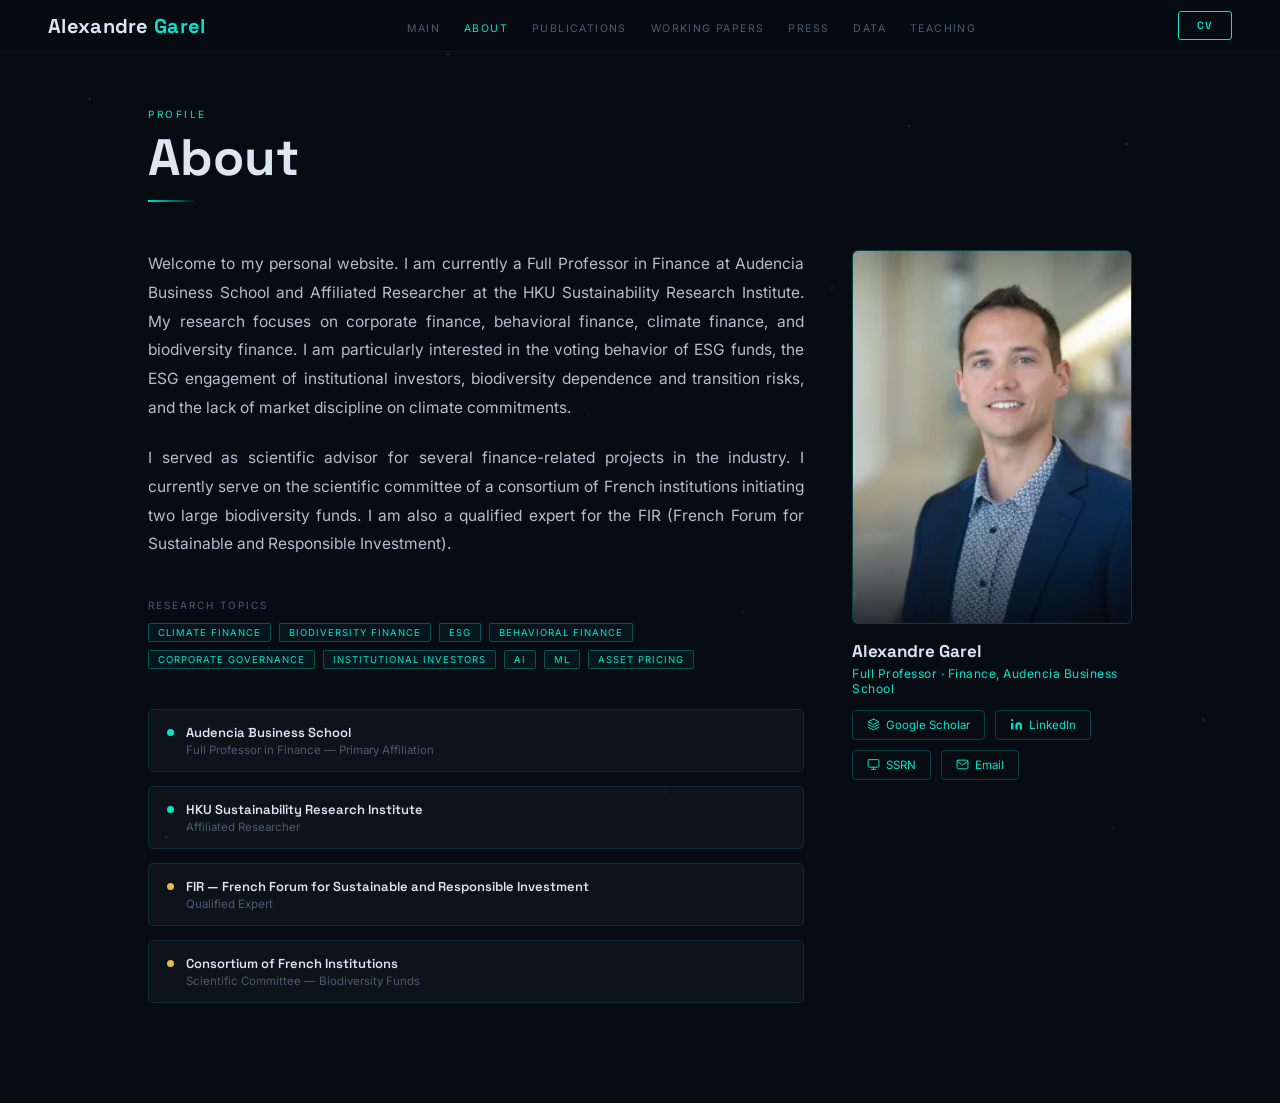
<file: about.html>
<!DOCTYPE html>
<html lang="en">
<head>
<meta charset="UTF-8">
<meta name="viewport" content="width=device-width, initial-scale=1.0">
<title>About — Alexandre Garel</title>
<link rel="stylesheet" href="style.css">
<style>
.about-grid {
  display: grid;
  grid-template-columns: 1fr 280px;
  gap: 48px;
  align-items: start;
}
.bio-text {
  font-size: 15.5px; line-height: 1.85;
  color: rgba(221,229,240,.82);
  text-align: justify;
}
.bio-text p + p { margin-top: 22px; }

.affil-list {
  display: flex; flex-direction: column; gap: 14px;
  margin-top: 36px;
}
.affil-item {
  display: flex; align-items: flex-start; gap: 12px;
  padding: 14px 18px;
  background: var(--card-bg);
  border: 1px solid var(--card-bdr);
  border-radius: 5px;
  text-decoration: none;
  transition: border-color .2s, background .2s;
}
.affil-item:hover { border-color: rgba(0,229,204,.3); background: rgba(0,229,204,.04); }
.affil-dot {
  width: 7px; height: 7px; border-radius: 50%;
  background: var(--teal); flex-shrink: 0; margin-top: 5px;
}
.affil-dot.gold { background: var(--gold); }
.affil-name {
  font-family: 'Space Grotesk', sans-serif;
  font-size: 13px; font-weight: 600; color: var(--white);
}
.affil-role {
  font-size: 11.5px; color: var(--muted); margin-top: 2px;
}

/* Photo sidebar */
.photo-sidebar { position: sticky; top: 80px; }
.photo-frame {
  position: relative;
  border: 1px solid rgba(0,229,204,.2);
  border-radius: 6px;
  overflow: hidden;
  aspect-ratio: 3/4;
  background: #0a1520;
}
.photo-frame img {
  width: 100%; height: 100%;
  object-fit: cover; object-position: center top;
  display: block;
}
.photo-frame::after {
  content: '';
  position: absolute; inset: 0;
  background: linear-gradient(to bottom, transparent 60%, rgba(7,11,18,.7) 100%);
  pointer-events: none;
}
.photo-caption {
  padding: 16px 0 0;
}
.photo-name {
  font-family: 'Space Grotesk', sans-serif;
  font-size: 17px; font-weight: 700; color: var(--white);
}
.photo-role { font-size: 12px; color: var(--teal); margin-top: 4px; letter-spacing: .5px; }

.social-row { display: flex; gap: 10px; margin-top: 14px; flex-wrap: wrap; }
.soc-btn {
  display: flex; align-items: center; gap: 6px;
  padding: 7px 14px; border-radius: 4px;
  border: 1px solid rgba(0,229,204,.25);
  color: var(--teal); font-size: 11.5px; text-decoration: none;
  transition: background .2s, border-color .2s;
}
.soc-btn:hover { background: rgba(0,229,204,.1); border-color: var(--teal); }

.topics-section { margin-top: 40px; }
.topics-title {
  font-size: 10px; letter-spacing: 2px; text-transform: uppercase;
  color: var(--muted); margin-bottom: 12px;
}
.topics-cloud { display: flex; flex-wrap: wrap; gap: 8px; }

@media (max-width: 900px) {
  .about-grid { grid-template-columns: 1fr; }
  .photo-sidebar { position: static; }
  .photo-frame { aspect-ratio: 4/3; max-height: 320px; }
}
</style>
</head>
<body>

<nav>
  <div class="nav-logo"><a href="index.html">Alexandre <span>Garel</span></a></div>
  <ul class="nav-links">
    <li><a href="index.html">Main</a></li>
    <li><a href="about.html" class="active">About</a></li>
    <li><a href="publications.html">Publications</a></li>
    <li><a href="working-papers.html">Working Papers</a></li>
    <li><a href="press-coverage.html">Press</a></li>
    <li><a href="data.html">Data</a></li>
    <li><a href="teaching.html">Teaching</a></li>
  </ul>
  <div class="nav-right">
    <a href="#" class="nav-btn">CV</a>
  </div>
</nav>

<div class="page-wrap">
  <div class="sec-header">
    <div class="sec-eyebrow">Profile</div>
    <h1 class="sec-title">About</h1>
    <div class="sec-rule"></div>
  </div>

  <div class="about-grid">
    <!-- Left: bio + affiliations -->
    <div>
      <div class="bio-text">
        <p>Welcome to my personal website. I am currently a Full Professor in Finance at Audencia Business School and Affiliated Researcher at the HKU Sustainability Research Institute. My research focuses on corporate finance, behavioral finance, climate finance, and biodiversity finance. I am particularly interested in the voting behavior of ESG funds, the ESG engagement of institutional investors, biodiversity dependence and transition risks, and the lack of market discipline on climate commitments.</p>
        <p>I served as scientific advisor for several finance-related projects in the industry. I currently serve on the scientific committee of a consortium of French institutions initiating two large biodiversity funds. I am also a qualified expert for the FIR (French Forum for Sustainable and Responsible Investment).</p>
      </div>

      <div class="topics-section">
        <div class="topics-title">Research Topics</div>
        <div class="topics-cloud">
          <span class="chip">Climate Finance</span>
          <span class="chip">Biodiversity Finance</span>
          <span class="chip">ESG</span>
          <span class="chip">Behavioral Finance</span>
          <span class="chip">Corporate Governance</span>
          <span class="chip">Institutional Investors</span>
          <span class="chip">AI</span>
          <span class="chip">ML</span>
          <span class="chip">Asset Pricing</span>
        </div>
      </div>

      <div class="affil-list" style="margin-top:40px;">
        <a href="https://www.audencia.com/faculte-recherche/corps-professoral/cv-garel" target="_blank" class="affil-item">
          <div class="affil-dot"></div>
          <div>
            <div class="affil-name">Audencia Business School</div>
            <div class="affil-role">Full Professor in Finance — Primary Affiliation</div>
          </div>
        </a>
        <a href="https://hkujcesgri.hku.hk/" target="_blank" class="affil-item">
          <div class="affil-dot"></div>
          <div>
            <div class="affil-name">HKU Sustainability Research Institute</div>
            <div class="affil-role">Affiliated Researcher</div>
          </div>
        </a>
        <a href="https://www.frenchsif.org/isr_esg/en/french-sif/" target="_blank" class="affil-item">
          <div class="affil-dot gold"></div>
          <div>
            <div class="affil-name">FIR — French Forum for Sustainable and Responsible Investment</div>
            <div class="affil-role">Qualified Expert</div>
          </div>
        </a>
        <a href="https://impact-investor.com/french-institutional-investors-pick-mirova-to-manage-e100m-biodiversity-fund/" target="_blank" class="affil-item">
          <div class="affil-dot gold"></div>
          <div>
            <div class="affil-name">Consortium of French Institutions</div>
            <div class="affil-role">Scientific Committee — Biodiversity Funds</div>
          </div>
        </a>
      </div>
    </div>

    <!-- Right: photo + links -->
    <div class="photo-sidebar">
      <div class="photo-frame">
        <img src="photo.png" alt="Alexandre Garel" onerror="this.style.display='none'">
      </div>
      <div class="photo-caption">
        <div class="photo-name">Alexandre Garel</div>
        <div class="photo-role">Full Professor · Finance, Audencia Business School</div>
      </div>
      <div class="social-row">
        <a href="https://scholar.google.com/citations?user=YdbSEhwAAAAJ&hl=en" target="_blank" class="soc-btn">
          <svg width="13" height="13" viewBox="0 0 24 24" fill="none" stroke="currentColor" stroke-width="1.8" stroke-linecap="round"><path d="M12 2L2 7l10 5 10-5-10-5z"/><path d="M2 17l10 5 10-5"/><path d="M2 12l10 5 10-5"/></svg>
          Google Scholar
        </a>
        <a href="https://linkedin.com" target="_blank" class="soc-btn">
          <svg width="13" height="13" viewBox="0 0 24 24" fill="currentColor"><path d="M16 8a6 6 0 0 1 6 6v7h-4v-7a2 2 0 0 0-2-2 2 2 0 0 0-2 2v7h-4v-7a6 6 0 0 1 6-6z"/><rect x="2" y="9" width="4" height="12"/><circle cx="4" cy="4" r="2"/></svg>
          LinkedIn
        </a>
        <a href="https://papers.ssrn.com/sol3/cf_dev/AbsByAuth.cfm?per_id=2396853" target="_blank" class="soc-btn">
          <svg width="13" height="13" viewBox="0 0 24 24" fill="none" stroke="currentColor" stroke-width="1.8" stroke-linecap="round" stroke-linejoin="round">
            <rect x="2" y="3" width="20" height="14" rx="2"/>
            <path d="M8 21h8M12 17v4"/>
          </svg>
          SSRN
        </a>
        <a href="mailto:agarel@audencia.com" class="soc-btn">
          <svg width="13" height="13" viewBox="0 0 24 24" fill="none" stroke="currentColor" stroke-width="1.8" stroke-linecap="round" stroke-linejoin="round">
            <path d="M4 4h16c1.1 0 2 .9 2 2v12c0 1.1-.9 2-2 2H4c-1.1 0-2-.9-2-2V6c0-1.1.9-2 2-2z"/>
            <polyline points="22,6 12,13 2,6"/>
          </svg>
          Email
        </a>
      </div>
    </div>
  </div>
</div>

</body>
</html>
</file>
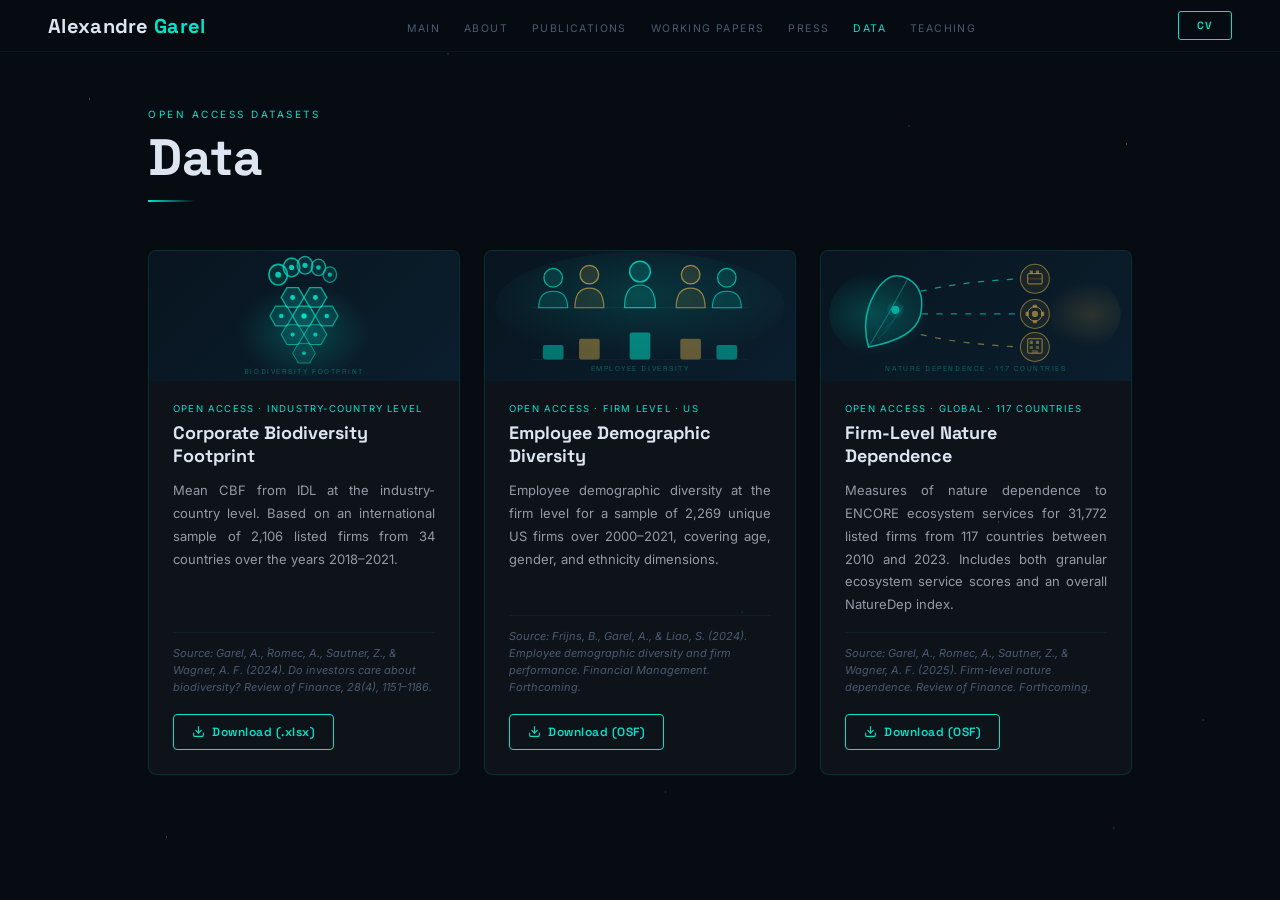
<file: data.html>
<!DOCTYPE html>
<html lang="en">
<head>
<meta charset="UTF-8">
<meta name="viewport" content="width=device-width, initial-scale=1.0">
<title>Data — Alexandre Garel</title>
<link rel="stylesheet" href="style.css">
<style>
.data-grid {
  display: grid;
  grid-template-columns: repeat(auto-fill, minmax(300px, 1fr));
  grid-auto-rows: 1fr;
  gap: 24px;
  align-items: stretch;
}

.data-card {
  background: var(--card-bg);
  border: 1px solid var(--card-bdr);
  border-radius: 8px;
  overflow: hidden;
  display: flex; flex-direction: column;
  height: 100%;
  transition: border-color .22s, transform .22s;
}
.data-card:hover {
  border-color: rgba(0,229,204,.3);
  transform: translateY(-3px);
}

.data-card-vis {
  height: 130px; flex-shrink: 0; position: relative; overflow: hidden;
  background: linear-gradient(135deg, #081520 0%, #0b1e2d 100%);
  display: flex; align-items: center; justify-content: center;
}
.data-card-vis svg { width: 100%; height: 100%; }

.data-card-body {
  padding: 22px 24px 24px;
  flex: 1; display: flex; flex-direction: column;
}

.data-badge {
  font-size: 9.5px; letter-spacing: 1.2px; text-transform: uppercase;
  color: var(--teal); margin-bottom: 8px; flex-shrink: 0;
}
.data-name {
  font-family: 'Space Grotesk', sans-serif;
  font-size: 18px; font-weight: 700; color: var(--white);
  line-height: 1.25; margin-bottom: 12px; flex-shrink: 0;
}
.data-desc {
  font-size: 13px; line-height: 1.75;
  color: rgba(221,229,240,.65);
  flex: 1;
  text-align: justify;
  margin-bottom: 0;
}
.data-source {
  font-size: 11px; line-height: 1.55;
  color: var(--muted);
  margin-top: 16px; margin-bottom: 18px;
  padding-top: 12px;
  border-top: 1px solid rgba(0,229,204,.07);
  font-style: italic;
  flex-shrink: 0;
}
.data-download {
  display: inline-flex; align-items: center; gap: 7px;
  padding: 9px 18px; border-radius: 4px;
  font-size: 12px; font-weight: 600; letter-spacing: .5px;
  font-family: 'Space Grotesk', sans-serif;
  border: 1px solid var(--teal); color: var(--teal); background: transparent;
  text-decoration: none;
  transition: background .2s;
  align-self: flex-start;
  flex-shrink: 0;
  margin-top: auto;
}
.data-download:hover { background: rgba(0,229,204,.1); }

.intro-note {
  font-size: 14px; line-height: 1.75;
  color: rgba(221,229,240,.7);
  margin-bottom: 40px; max-width: 720px;
}
</style>
</head>
<body>

<nav>
  <div class="nav-logo"><a href="index.html">Alexandre <span>Garel</span></a></div>
  <ul class="nav-links">
    <li><a href="index.html">Main</a></li>
    <li><a href="about.html">About</a></li>
    <li><a href="publications.html">Publications</a></li>
    <li><a href="working-papers.html">Working Papers</a></li>
    <li><a href="press-coverage.html">Press</a></li>
    <li><a href="data.html" class="active">Data</a></li>
    <li><a href="teaching.html">Teaching</a></li>
  </ul>
  <div class="nav-right">
    <a href="#" class="nav-btn">CV</a>
  </div>
</nav>

<div class="page-wrap">
  <div class="sec-header">
    <div class="sec-eyebrow">Open Access Datasets</div>
    <h1 class="sec-title">Data</h1>
    <div class="sec-rule"></div>
  </div>


  <div class="data-grid">

    <!-- Dataset 1: Corporate Biodiversity Footprint -->
    <div class="data-card">
      <div class="data-card-vis">
        <svg viewBox="0 0 300 120" xmlns="http://www.w3.org/2000/svg" preserveAspectRatio="xMidYMid meet">
          <defs>
            <radialGradient id="dv1" cx="50%" cy="60%" r="45%">
              <stop offset="0%" stop-color="#00e5cc" stop-opacity=".22"/>
              <stop offset="100%" stop-color="#00e5cc" stop-opacity="0"/>
            </radialGradient>
            <style>
              @keyframes fp-p{0%,100%{opacity:.4}50%{opacity:1}}
              .fha{animation:fp-p 3.4s ease-in-out infinite 0s}
              .fhb{animation:fp-p 3.4s ease-in-out infinite .38s}
              .fhc{animation:fp-p 3.4s ease-in-out infinite .76s}
              .fhd{animation:fp-p 3.4s ease-in-out infinite 1.14s}
              .fhe{animation:fp-p 3.4s ease-in-out infinite 1.52s}
              .fhf{animation:fp-p 3.4s ease-in-out infinite 1.9s}
              .fhg{animation:fp-p 3.4s ease-in-out infinite 2.28s}
              .fhh{animation:fp-p 3.4s ease-in-out infinite 2.66s}
            </style>
          </defs>

          <!-- ambient glow behind cluster -->
          <ellipse cx="150" cy="66" rx="72" ry="52" fill="url(#dv1)"/>

          <!-- ── 5 TOES ── -->
          <ellipse cx="125" cy="20" rx="9"   ry="10"  fill="#00e5cc" fill-opacity=".1" stroke="#00e5cc" stroke-width="1.6" stroke-opacity=".75"/>
          <ellipse cx="138" cy="13" rx="8"   ry="9"   fill="#00e5cc" fill-opacity=".1" stroke="#00e5cc" stroke-width="1.5" stroke-opacity=".72"/>
          <ellipse cx="151" cy="11" rx="7.5" ry="8.5" fill="#00e5cc" fill-opacity=".1" stroke="#00e5cc" stroke-width="1.4" stroke-opacity=".7"/>
          <ellipse cx="164" cy="13" rx="7"   ry="8"   fill="#00e5cc" fill-opacity=".1" stroke="#00e5cc" stroke-width="1.3" stroke-opacity=".65"/>
          <ellipse cx="175" cy="20" rx="6.5" ry="7.5" fill="#00e5cc" fill-opacity=".1" stroke="#00e5cc" stroke-width="1.2" stroke-opacity=".6"/>
          <!-- toe core dots -->
          <circle cx="125" cy="20" r="2.8" fill="#00e5cc" fill-opacity=".85"/>
          <circle cx="138" cy="13" r="2.5" fill="#00e5cc" fill-opacity=".85"/>
          <circle cx="151" cy="11" r="2.5" fill="#00e5cc" fill-opacity=".85"/>
          <circle cx="164" cy="13" r="2.2" fill="#00e5cc" fill-opacity=".8"/>
          <circle cx="175" cy="20" r="2"   fill="#00e5cc" fill-opacity=".75"/>

          <!-- ── HEX CLUSTER — flat-top, r=11, footprint shape ──
               Points for each hex at (cx,cy):
               (cx+11,cy) (cx+5.5,cy-9.5) (cx-5.5,cy-9.5) (cx-11,cy) (cx-5.5,cy+9.5) (cx+5.5,cy+9.5) -->

          <!-- Row 1 — ball of foot, y=42, 2 hexes -->
          <polygon class="fha" points="150,42 144.5,32.5 133.5,32.5 128,42 133.5,51.5 144.5,51.5"
                   fill="#00e5cc" fill-opacity=".14" stroke="#00e5cc" stroke-width="1.2" stroke-opacity=".72"/>
          <circle cx="139" cy="42" r="2.4" fill="#00e5cc" fill-opacity=".9"/>

          <polygon class="fhb" points="172,42 166.5,32.5 155.5,32.5 150,42 155.5,51.5 166.5,51.5"
                   fill="#00e5cc" fill-opacity=".14" stroke="#00e5cc" stroke-width="1.2" stroke-opacity=".72"/>
          <circle cx="161" cy="42" r="2.4" fill="#00e5cc" fill-opacity=".9"/>

          <!-- Row 2 — widest, y=60, 3 hexes -->
          <polygon class="fhc" points="139,60 133.5,50.5 122.5,50.5 117,60 122.5,69.5 133.5,69.5"
                   fill="#00e5cc" fill-opacity=".12" stroke="#00e5cc" stroke-width="1.1" stroke-opacity=".65"/>
          <circle cx="128" cy="60" r="2.2" fill="#00e5cc" fill-opacity=".85"/>

          <polygon class="fhd" points="161,60 155.5,50.5 144.5,50.5 139,60 144.5,69.5 155.5,69.5"
                   fill="#00e5cc" fill-opacity=".16" stroke="#00e5cc" stroke-width="1.2" stroke-opacity=".75"/>
          <circle cx="150" cy="60" r="2.6" fill="#00e5cc" fill-opacity=".95"/>

          <polygon class="fhe" points="183,60 177.5,50.5 166.5,50.5 161,60 166.5,69.5 177.5,69.5"
                   fill="#00e5cc" fill-opacity=".12" stroke="#00e5cc" stroke-width="1.1" stroke-opacity=".65"/>
          <circle cx="172" cy="60" r="2.2" fill="#00e5cc" fill-opacity=".85"/>

          <!-- Row 3 — arch, y=78, 2 hexes -->
          <polygon class="fhf" points="150,78 144.5,68.5 133.5,68.5 128,78 133.5,87.5 144.5,87.5"
                   fill="#00e5cc" fill-opacity=".11" stroke="#00e5cc" stroke-width="1" stroke-opacity=".6"/>
          <circle cx="139" cy="78" r="2" fill="#00e5cc" fill-opacity=".8"/>

          <polygon class="fhg" points="172,78 166.5,68.5 155.5,68.5 150,78 155.5,87.5 166.5,87.5"
                   fill="#00e5cc" fill-opacity=".11" stroke="#00e5cc" stroke-width="1" stroke-opacity=".6"/>
          <circle cx="161" cy="78" r="2" fill="#00e5cc" fill-opacity=".8"/>

          <!-- Row 4 — heel, y=96, 1 hex centered -->
          <polygon class="fhh" points="161,96 155.5,86.5 144.5,86.5 139,96 144.5,105.5 155.5,105.5"
                   fill="#00e5cc" fill-opacity=".09" stroke="#00e5cc" stroke-width=".9" stroke-opacity=".55"/>
          <circle cx="150" cy="96" r="1.8" fill="#00e5cc" fill-opacity=".72"/>

          <text x="150" y="116" fill="#00e5cc" font-size="7" font-family="Space Grotesk" text-anchor="middle" fill-opacity=".38" letter-spacing="1.5">BIODIVERSITY FOOTPRINT</text>
        </svg>
      </div>
      <div class="data-card-body">
        <div class="data-badge">Open Access · Industry-Country Level</div>
        <div class="data-name">Corporate Biodiversity Footprint</div>
        <div class="data-desc">Mean CBF from IDL at the industry-country level. Based on an international sample of 2,106 listed firms from 34 countries over the years 2018–2021.</div>
        <div class="data-source">Source: Garel, A., Romec, A., Sautner, Z., &amp; Wagner, A. F. (2024). Do investors care about biodiversity? <em>Review of Finance</em>, 28(4), 1151–1186.</div>
        <a href="https://www.dropbox.com/scl/fi/mz6zz944jlba6tw0gedg7/Country-Industry-Average-CBF-values.xlsx?rlkey=hlokv6zffwnpjshs3bx30uhtp&dl=0" target="_blank" class="data-download">
          <svg width="13" height="13" viewBox="0 0 24 24" fill="none" stroke="currentColor" stroke-width="2" stroke-linecap="round" stroke-linejoin="round"><path d="M21 15v4a2 2 0 0 1-2 2H5a2 2 0 0 1-2-2v-4"/><polyline points="7 10 12 15 17 10"/><line x1="12" y1="15" x2="12" y2="3"/></svg>
          Download (.xlsx)
        </a>
      </div>
    </div>

    <!-- Dataset 2: Employee Demographic Diversity -->
    <div class="data-card">
      <div class="data-card-vis">
        <svg viewBox="0 0 300 120" xmlns="http://www.w3.org/2000/svg" preserveAspectRatio="xMidYMid meet">
          <defs>
            <radialGradient id="dv2" cx="50%" cy="40%" r="60%">
              <stop offset="0%" stop-color="#00e5cc" stop-opacity=".14"/>
              <stop offset="100%" stop-color="#00e5cc" stop-opacity="0"/>
            </radialGradient>
            <style>
              @keyframes db-p{0%,100%{opacity:.5}50%{opacity:.9}}
              .db1{animation:db-p 2.6s ease-in-out infinite 0s}
              .db2{animation:db-p 2.6s ease-in-out infinite .4s}
              .db3{animation:db-p 2.6s ease-in-out infinite .8s}
              .db4{animation:db-p 2.6s ease-in-out infinite 1.2s}
              .db5{animation:db-p 2.6s ease-in-out infinite 1.6s}
            </style>
          </defs>
          <ellipse cx="150" cy="50" rx="140" ry="52" fill="url(#dv2)"/>

          <!-- 5 clean person icons: head circle + body trapezoid -->
          <!-- person 1 — teal -->
          <circle cx="66"  cy="23" r="9"  fill="#00e5cc" fill-opacity=".12" stroke="#00e5cc" stroke-width="1.2" stroke-opacity=".7"/>
          <path d="M52 52 Q52 36 66 36 Q80 36 80 52 Z" fill="#00e5cc" fill-opacity=".1" stroke="#00e5cc" stroke-width="1.1" stroke-opacity=".65"/>
          <!-- person 2 — gold -->
          <circle cx="101" cy="20" r="9"  fill="#e8b84b" fill-opacity=".12" stroke="#e8b84b" stroke-width="1.2" stroke-opacity=".65"/>
          <path d="M87 52 Q87 33 101 33 Q115 33 115 52 Z" fill="#e8b84b" fill-opacity=".09" stroke="#e8b84b" stroke-width="1.1" stroke-opacity=".6"/>
          <!-- person 3 — teal, center/tallest -->
          <circle cx="150" cy="17" r="10" fill="#00e5cc" fill-opacity=".15" stroke="#00e5cc" stroke-width="1.4" stroke-opacity=".8"/>
          <path d="M135 52 Q135 30 150 30 Q165 30 165 52 Z" fill="#00e5cc" fill-opacity=".12" stroke="#00e5cc" stroke-width="1.2" stroke-opacity=".7"/>
          <!-- person 4 — gold -->
          <circle cx="199" cy="20" r="9"  fill="#e8b84b" fill-opacity=".12" stroke="#e8b84b" stroke-width="1.2" stroke-opacity=".65"/>
          <path d="M185 52 Q185 33 199 33 Q213 33 213 52 Z" fill="#e8b84b" fill-opacity=".09" stroke="#e8b84b" stroke-width="1.1" stroke-opacity=".6"/>
          <!-- person 5 — teal -->
          <circle cx="234" cy="23" r="9"  fill="#00e5cc" fill-opacity=".12" stroke="#00e5cc" stroke-width="1.2" stroke-opacity=".7"/>
          <path d="M220 52 Q220 36 234 36 Q248 36 248 52 Z" fill="#00e5cc" fill-opacity=".1" stroke="#00e5cc" stroke-width="1.1" stroke-opacity=".65"/>

          <!-- ground line -->
          <line x1="45" y1="52" x2="255" y2="52" stroke="#00e5cc" stroke-width=".5" stroke-opacity=".2"/>

          <!-- bars: age / gender / ethnicity per person -->
          <rect class="db1" x="56"  y="88" width="20" height="14" rx="2" fill="#00e5cc" fill-opacity=".45"/>
          <rect class="db2" x="91"  y="82" width="20" height="20" rx="2" fill="#e8b84b" fill-opacity=".4"/>
          <rect class="db3" x="140" y="76" width="20" height="26" rx="2" fill="#00e5cc" fill-opacity=".5"/>
          <rect class="db4" x="189" y="82" width="20" height="20" rx="2" fill="#e8b84b" fill-opacity=".4"/>
          <rect class="db5" x="224" y="88" width="20" height="14" rx="2" fill="#00e5cc" fill-opacity=".45"/>
          <line x1="45" y1="102" x2="255" y2="102" stroke="#00e5cc" stroke-width=".4" stroke-opacity=".18"/>
          <text x="150" y="113" fill="#00e5cc" font-size="7" font-family="Space Grotesk" text-anchor="middle" fill-opacity=".38" letter-spacing="1.5">EMPLOYEE DIVERSITY</text>
        </svg>
      </div>
      <div class="data-card-body">
        <div class="data-badge">Open Access · Firm Level · US</div>
        <div class="data-name">Employee Demographic Diversity</div>
        <div class="data-desc">Employee demographic diversity at the firm level for a sample of 2,269 unique US firms over 2000–2021, covering age, gender, and ethnicity dimensions.</div>
        <div class="data-source">Source: Frijns, B., Garel, A., &amp; Liao, S. (2024). Employee demographic diversity and firm performance. <em>Financial Management</em>. Forthcoming.</div>
        <a href="https://osf.io/6j7nc/?view_only=c38d2ba35ee845138619bcec6ad1d898" target="_blank" class="data-download">
          <svg width="13" height="13" viewBox="0 0 24 24" fill="none" stroke="currentColor" stroke-width="2" stroke-linecap="round" stroke-linejoin="round"><path d="M21 15v4a2 2 0 0 1-2 2H5a2 2 0 0 1-2-2v-4"/><polyline points="7 10 12 15 17 10"/><line x1="12" y1="15" x2="12" y2="3"/></svg>
          Download (OSF)
        </a>
      </div>
    </div>

    <!-- Dataset 3: Firm-Level Nature Dependence -->
    <div class="data-card">
      <div class="data-card-vis">
        <svg viewBox="0 0 300 120" xmlns="http://www.w3.org/2000/svg" preserveAspectRatio="xMidYMid meet">
          <defs>
            <radialGradient id="dv3a" cx="28%" cy="50%" r="40%">
              <stop offset="0%" stop-color="#00e5cc" stop-opacity=".2"/>
              <stop offset="100%" stop-color="#00e5cc" stop-opacity="0"/>
            </radialGradient>
            <radialGradient id="dv3b" cx="78%" cy="50%" r="35%">
              <stop offset="0%" stop-color="#e8b84b" stop-opacity=".15"/>
              <stop offset="100%" stop-color="#e8b84b" stop-opacity="0"/>
            </radialGradient>
            <style>
              @keyframes nd-f{to{stroke-dashoffset:-28}}
              .nd1{stroke-dasharray:5 9;animation:nd-f 2.2s linear infinite 0s}
              .nd2{stroke-dasharray:5 9;animation:nd-f 2.2s linear infinite .55s}
              .nd3{stroke-dasharray:5 9;animation:nd-f 2.2s linear infinite 1.1s}
            </style>
          </defs>
          <ellipse cx="80"  cy="58" rx="72" ry="50" fill="url(#dv3a)"/>
          <ellipse cx="225" cy="58" rx="65" ry="45" fill="url(#dv3b)"/>

          <!-- LEAF — simple, clean, large -->
          <path d="M46 90 Q38 62 52 38 Q66 14 84 24 Q102 34 96 60 Q90 82 46 90 Z"
                fill="#00e5cc" fill-opacity=".07" stroke="#00e5cc" stroke-width="1.5" stroke-opacity=".7"/>
          <!-- central vein -->
          <path d="M46 90 Q66 58 84 24" fill="none" stroke="#00e5cc" stroke-width=".9" stroke-opacity=".45"/>
          <!-- side veins -->
          <path d="M62 72 Q72 63 80 50" fill="none" stroke="#00e5cc" stroke-width=".6" stroke-opacity=".3"/>
          <path d="M55 82 Q65 74 72 62" fill="none" stroke="#00e5cc" stroke-width=".5" stroke-opacity=".25"/>
          <!-- leaf glow -->
          <circle cx="72" cy="54" r="4" fill="#00e5cc" fill-opacity=".65"/>
          <circle cx="72" cy="54" r="8" fill="#00e5cc" fill-opacity=".1"/>

          <!-- 3 animated flow lines -->
          <path class="nd1" d="M97 36 C130 28 162 26 190 24" fill="none" stroke="#00e5cc" stroke-width="1.2" stroke-opacity=".65" stroke-linecap="round"/>
          <path class="nd2" d="M98 58 C132 58 164 58 190 58" fill="none" stroke="#00e5cc" stroke-width="1.2" stroke-opacity=".6"  stroke-linecap="round"/>
          <path class="nd3" d="M97 78 C130 86 162 88 190 90" fill="none" stroke="#e8b84b" stroke-width="1.1" stroke-opacity=".55" stroke-linecap="round"/>

          <!-- 3 industry nodes — simple circles with icons -->
          <!-- top: factory -->
          <circle cx="207" cy="24" r="14" fill="#e8b84b" fill-opacity=".07" stroke="#e8b84b" stroke-width="1" stroke-opacity=".5"/>
          <rect x="200" y="19" width="14" height="10" rx="1" fill="none" stroke="#e8b84b" stroke-width=".9" stroke-opacity=".7"/>
          <rect x="202" y="16" width="3"  height="3"  fill="#e8b84b" fill-opacity=".5"/>
          <rect x="208" y="16" width="3"  height="3"  fill="#e8b84b" fill-opacity=".5"/>
          <line x1="200" y1="24" x2="214" y2="24" stroke="#e8b84b" stroke-width=".6" stroke-opacity=".4"/>

          <!-- middle: gear -->
          <circle cx="207" cy="58" r="14" fill="#e8b84b" fill-opacity=".07" stroke="#e8b84b" stroke-width="1" stroke-opacity=".5"/>
          <circle cx="207" cy="58" r="7"  fill="none" stroke="#e8b84b" stroke-width=".9" stroke-opacity=".65"/>
          <circle cx="207" cy="58" r="3"  fill="#e8b84b" fill-opacity=".55"/>
          <rect x="205" y="49" width="4" height="3" rx=".5" fill="#e8b84b" fill-opacity=".5"/>
          <rect x="205" y="64" width="4" height="3" rx=".5" fill="#e8b84b" fill-opacity=".5"/>
          <rect x="198" y="56" width="3" height="4" rx=".5" fill="#e8b84b" fill-opacity=".5"/>
          <rect x="213" y="56" width="3" height="4" rx=".5" fill="#e8b84b" fill-opacity=".5"/>

          <!-- bottom: building -->
          <circle cx="207" cy="90" r="14" fill="#e8b84b" fill-opacity=".07" stroke="#e8b84b" stroke-width="1" stroke-opacity=".5"/>
          <rect x="200" y="82" width="14" height="14" rx="1" fill="none" stroke="#e8b84b" stroke-width=".9" stroke-opacity=".65"/>
          <rect x="202" y="84" width="3" height="3" rx=".3" fill="#e8b84b" fill-opacity=".45"/>
          <rect x="208" y="84" width="3" height="3" rx=".3" fill="#e8b84b" fill-opacity=".45"/>
          <rect x="202" y="89" width="3" height="3" rx=".3" fill="#e8b84b" fill-opacity=".35"/>
          <rect x="208" y="89" width="3" height="3" rx=".3" fill="#e8b84b" fill-opacity=".35"/>
          <rect x="204" y="93" width="6" height="3" rx=".3" fill="#e8b84b" fill-opacity=".25"/>

          <text x="150" y="113" fill="#00e5cc" font-size="7" font-family="Space Grotesk" text-anchor="middle" fill-opacity=".38" letter-spacing="1.5">NATURE DEPENDENCE · 117 COUNTRIES</text>
        </svg>
      </div>
      <div class="data-card-body">
        <div class="data-badge">Open Access · Global · 117 Countries</div>
        <div class="data-name">Firm-Level Nature Dependence</div>
        <div class="data-desc">Measures of nature dependence to ENCORE ecosystem services for 31,772 listed firms from 117 countries between 2010 and 2023. Includes both granular ecosystem service scores and an overall NatureDep index.</div>
        <div class="data-source">Source: Garel, A., Romec, A., Sautner, Z., &amp; Wagner, A. F. (2025). Firm-level nature dependence. <em>Review of Finance</em>. Forthcoming.</div>
        <a href="https://osf.io/d85e7/" target="_blank" class="data-download">
          <svg width="13" height="13" viewBox="0 0 24 24" fill="none" stroke="currentColor" stroke-width="2" stroke-linecap="round" stroke-linejoin="round"><path d="M21 15v4a2 2 0 0 1-2 2H5a2 2 0 0 1-2-2v-4"/><polyline points="7 10 12 15 17 10"/><line x1="12" y1="15" x2="12" y2="3"/></svg>
          Download (OSF)
        </a>
      </div>
    </div>

  </div><!-- /data-grid -->
</div><!-- /page-wrap -->

</body>
</html>
</file>
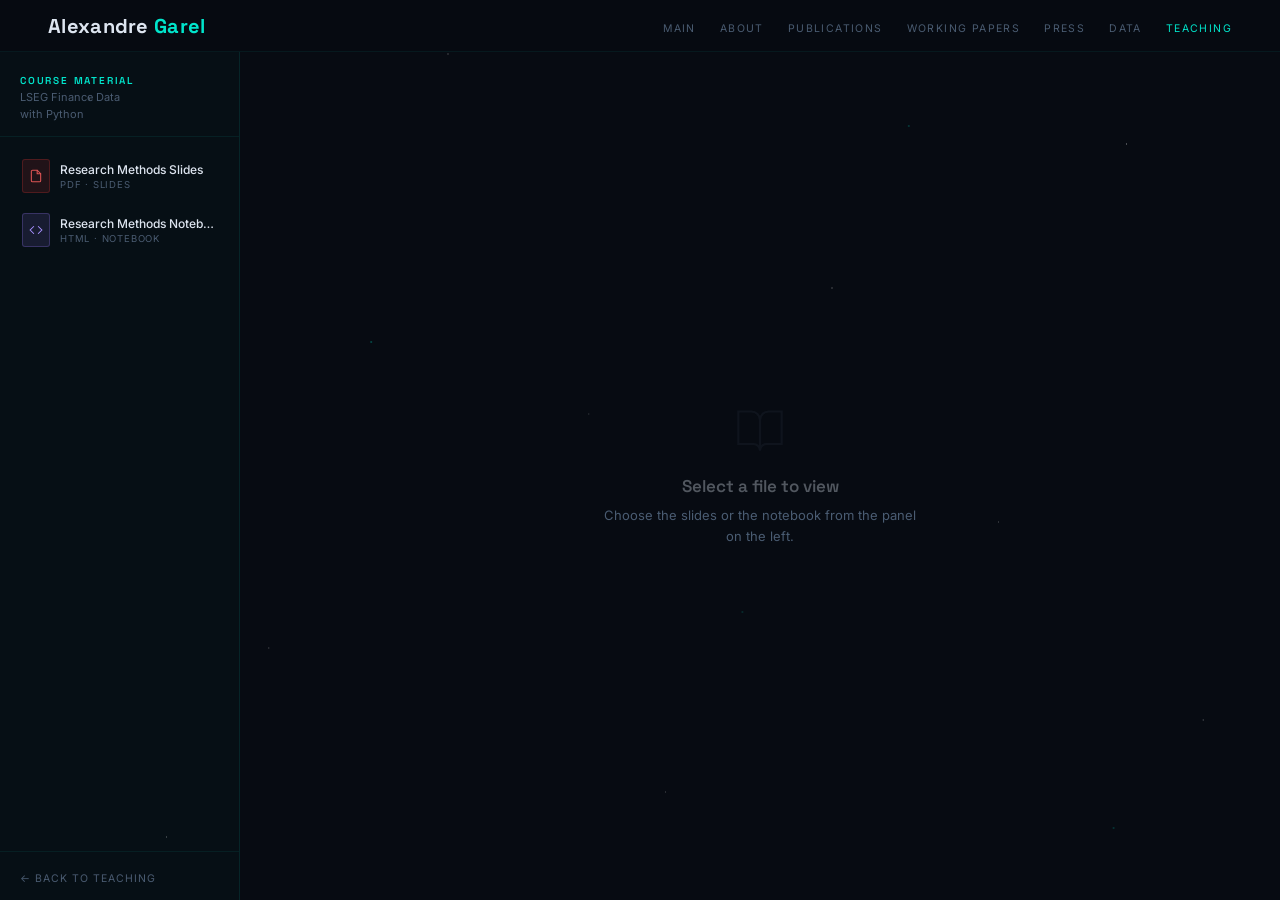
<file: lseg-course.html>
<!DOCTYPE html>
<html lang="en">
<head>
<meta charset="UTF-8"/>
<meta name="viewport" content="width=device-width, initial-scale=1.0"/>
<title>LSEG Finance Data with Python — Alexandre Garel</title>
<link rel="stylesheet" href="style.css"/>
<style>
.course-layout {
  position: relative; z-index: 1;
  display: grid;
  grid-template-columns: 240px 1fr;
  height: calc(100vh - 52px);
  overflow: hidden;
}

/* ── Sidebar ── */
.course-sidebar {
  border-right: 1px solid rgba(0,229,204,.1);
  background: rgba(0,229,204,.018);
  display: flex; flex-direction: column;
  overflow: hidden;
}
.sidebar-header {
  padding: 22px 20px 14px;
  border-bottom: 1px solid rgba(0,229,204,.08);
  flex-shrink: 0;
}
.sidebar-label {
  font-family: 'Space Grotesk', sans-serif;
  font-size: 10px; font-weight: 600; letter-spacing: 1.8px;
  text-transform: uppercase; color: var(--teal);
  margin-bottom: 2px;
}
.sidebar-course-name {
  font-size: 11px; color: var(--muted); line-height: 1.5;
}
.sidebar-files { padding: 12px 0; flex: 1; overflow-y: auto; }

.file-item {
  display: flex; align-items: center; gap: 10px;
  padding: 10px 20px;
  cursor: pointer; transition: background .15s, color .15s;
  border-left: 2px solid transparent;
  text-decoration: none;
}
.file-item:hover { background: rgba(0,229,204,.05); }
.file-item.active {
  background: rgba(0,229,204,.07);
  border-left-color: var(--teal);
}
.file-icon {
  width: 28px; height: 34px; flex-shrink: 0;
  display: flex; align-items: center; justify-content: center;
  border-radius: 3px;
}
.file-icon.pdf  { background: rgba(220,50,50,.12); border: 1px solid rgba(220,50,50,.25); }
.file-icon.html { background: rgba(150,120,255,.12); border: 1px solid rgba(150,120,255,.25); }
.file-icon svg  { width: 14px; height: 14px; }
.file-info { flex: 1; min-width: 0; }
.file-name {
  font-size: 12px; font-weight: 500; color: var(--white);
  white-space: nowrap; overflow: hidden; text-overflow: ellipsis;
  margin-bottom: 2px;
}
.file-type {
  font-size: 9.5px; letter-spacing: .8px; text-transform: uppercase;
  color: var(--muted);
}
.file-item.active .file-name { color: var(--teal); }

.sidebar-back {
  padding: 14px 20px;
  border-top: 1px solid rgba(0,229,204,.07);
  flex-shrink: 0;
}
.sidebar-back a {
  font-size: 10.5px; letter-spacing: 1px; text-transform: uppercase;
  color: var(--muted); text-decoration: none; transition: color .2s;
}
.sidebar-back a:hover { color: var(--white); }

/* ── Main viewer ── */
.course-main {
  display: flex; flex-direction: column;
  height: 100%; overflow: hidden;
}
.viewer-toolbar {
  flex-shrink: 0;
  display: flex; align-items: center; gap: 10px;
  padding: 9px 28px;
  border-bottom: 1px solid rgba(0,229,204,.07);
  background: rgba(7,11,18,.7);
}
.viewer-title {
  font-family: 'Space Grotesk', sans-serif;
  font-size: 13px; font-weight: 600; color: var(--white); flex: 1;
}
.viewer-btn {
  display: flex; align-items: center; gap: 5px;
  font-size: 10px; font-family: 'Space Grotesk', sans-serif;
  font-weight: 600; letter-spacing: .8px; text-transform: uppercase;
  padding: 5px 12px; border-radius: 3px;
  border: 1px solid rgba(0,229,204,.3); color: var(--teal);
  background: transparent; text-decoration: none; transition: background .2s;
  cursor: pointer;
}
.viewer-btn:hover { background: rgba(0,229,204,.1); }
.viewer-btn svg { width: 11px; height: 11px; }

.file-iframe {
  flex: 1; width: 100%; border: none;
  background: #fff;
}

/* Welcome state */
.welcome-state {
  flex: 1; display: flex; flex-direction: column;
  align-items: center; justify-content: center;
  color: var(--muted); text-align: center; padding: 40px;
}
.welcome-state svg { width: 52px; height: 52px; opacity: .12; margin-bottom: 18px; }
.welcome-state h2 {
  font-family: 'Space Grotesk', sans-serif;
  font-size: 17px; font-weight: 600;
  color: rgba(221,229,240,.35); margin-bottom: 8px;
}
.welcome-state p { font-size: 13px; line-height: 1.65; color: var(--muted); max-width: 320px; }

@media (max-width: 700px) {
  .course-layout { grid-template-columns: 1fr; height: auto; }
  .course-sidebar { height: auto; border-right: none; border-bottom: 1px solid rgba(0,229,204,.1); }
  .course-main { height: 80vh; }
}
</style>
</head>
<body>

<nav>
  <div class="nav-logo"><a href="index.html">Alexandre <span>Garel</span></a></div>
  <ul class="nav-links">
    <li><a href="index.html">Main</a></li>
    <li><a href="about.html">About</a></li>
    <li><a href="publications.html">Publications</a></li>
    <li><a href="working-papers.html">Working Papers</a></li>
    <li><a href="press-coverage.html">Press</a></li>
    <li><a href="data.html">Data</a></li>
    <li><a href="teaching.html" class="active">Teaching</a></li>
  </ul>
</nav>

<div class="course-layout">

  <!-- Sidebar -->
  <aside class="course-sidebar">
    <div class="sidebar-header">
      <div class="sidebar-label">Course Material</div>
      <div class="sidebar-course-name">LSEG Finance Data<br>with Python</div>
    </div>

    <div class="sidebar-files">

      <!-- Slides PDF -->
      <div class="file-item" id="fi-slides" onclick="loadFile('lseg-course/Research Methods Slides.pdf', 'Research Methods Slides', 'pdf', 'fi-slides')">
        <div class="file-icon pdf">
          <svg viewBox="0 0 24 24" fill="none" stroke="#e05555" stroke-width="1.8" stroke-linecap="round">
            <path d="M14 2H6a2 2 0 0 0-2 2v16a2 2 0 0 0 2 2h12a2 2 0 0 0 2-2V8z"/>
            <polyline points="14 2 14 8 20 8"/>
          </svg>
        </div>
        <div class="file-info">
          <div class="file-name">Research Methods Slides</div>
          <div class="file-type">PDF · Slides</div>
        </div>
      </div>

      <!-- Notebook HTML -->
      <div class="file-item" id="fi-notebook" onclick="loadFile('lseg-course/research_methods_notebook.html', 'Research Methods Notebook', 'html', 'fi-notebook')">
        <div class="file-icon html">
          <svg viewBox="0 0 24 24" fill="none" stroke="#a890ff" stroke-width="1.8" stroke-linecap="round">
            <polyline points="16 18 22 12 16 6"/>
            <polyline points="8 6 2 12 8 18"/>
          </svg>
        </div>
        <div class="file-info">
          <div class="file-name">Research Methods Notebook</div>
          <div class="file-type">HTML · Notebook</div>
        </div>
      </div>

    </div>

    <div class="sidebar-back">
      <a href="teaching.html">← Back to Teaching</a>
    </div>
  </aside>

  <!-- Main viewer -->
  <main class="course-main" id="course-main">

    <div class="viewer-toolbar" id="viewer-toolbar" style="display:none">
      <div class="viewer-title" id="viewer-title"></div>
      <a class="viewer-btn" id="btn-download" href="#" download>
        <svg viewBox="0 0 24 24" fill="none" stroke="currentColor" stroke-width="2" stroke-linecap="round"><path d="M21 15v4a2 2 0 0 1-2 2H5a2 2 0 0 1-2-2v-4"/><polyline points="7 10 12 15 17 10"/><line x1="12" y1="15" x2="12" y2="3"/></svg>
        Download
      </a>
      <a class="viewer-btn" id="btn-open" href="#" target="_blank">
        <svg viewBox="0 0 24 24" fill="none" stroke="currentColor" stroke-width="2" stroke-linecap="round"><path d="M18 13v6a2 2 0 0 1-2 2H5a2 2 0 0 1-2-2V8a2 2 0 0 1 2-2h6"/><polyline points="15 3 21 3 21 9"/><line x1="10" y1="14" x2="21" y2="3"/></svg>
        Open tab
      </a>
    </div>

    <div class="welcome-state" id="welcome-state">
      <svg viewBox="0 0 24 24" fill="none" stroke="currentColor" stroke-width="1"><path d="M2 3h6a4 4 0 0 1 4 4v14a3 3 0 0 0-3-3H2z"/><path d="M22 3h-6a4 4 0 0 0-4 4v14a3 3 0 0 1 3-3h7z"/></svg>
      <h2>Select a file to view</h2>
      <p>Choose the slides or the notebook from the panel on the left.</p>
    </div>

    <iframe class="file-iframe" id="file-iframe" style="display:none" title="Course material"></iframe>

  </main>
</div>

<script>
function loadFile(src, title, type, itemId) {
  // active state
  document.querySelectorAll('.file-item').forEach(f => f.classList.remove('active'));
  document.getElementById(itemId).classList.add('active');

  // toolbar
  const toolbar = document.getElementById('viewer-toolbar');
  toolbar.style.display = 'flex';
  document.getElementById('viewer-title').textContent = title;
  document.getElementById('btn-download').href = src;
  document.getElementById('btn-open').href = src;

  // hide welcome, show iframe
  document.getElementById('welcome-state').style.display = 'none';
  const iframe = document.getElementById('file-iframe');
  iframe.style.display = 'block';
  iframe.src = src;
}
</script>
</body>
</html>
</file>
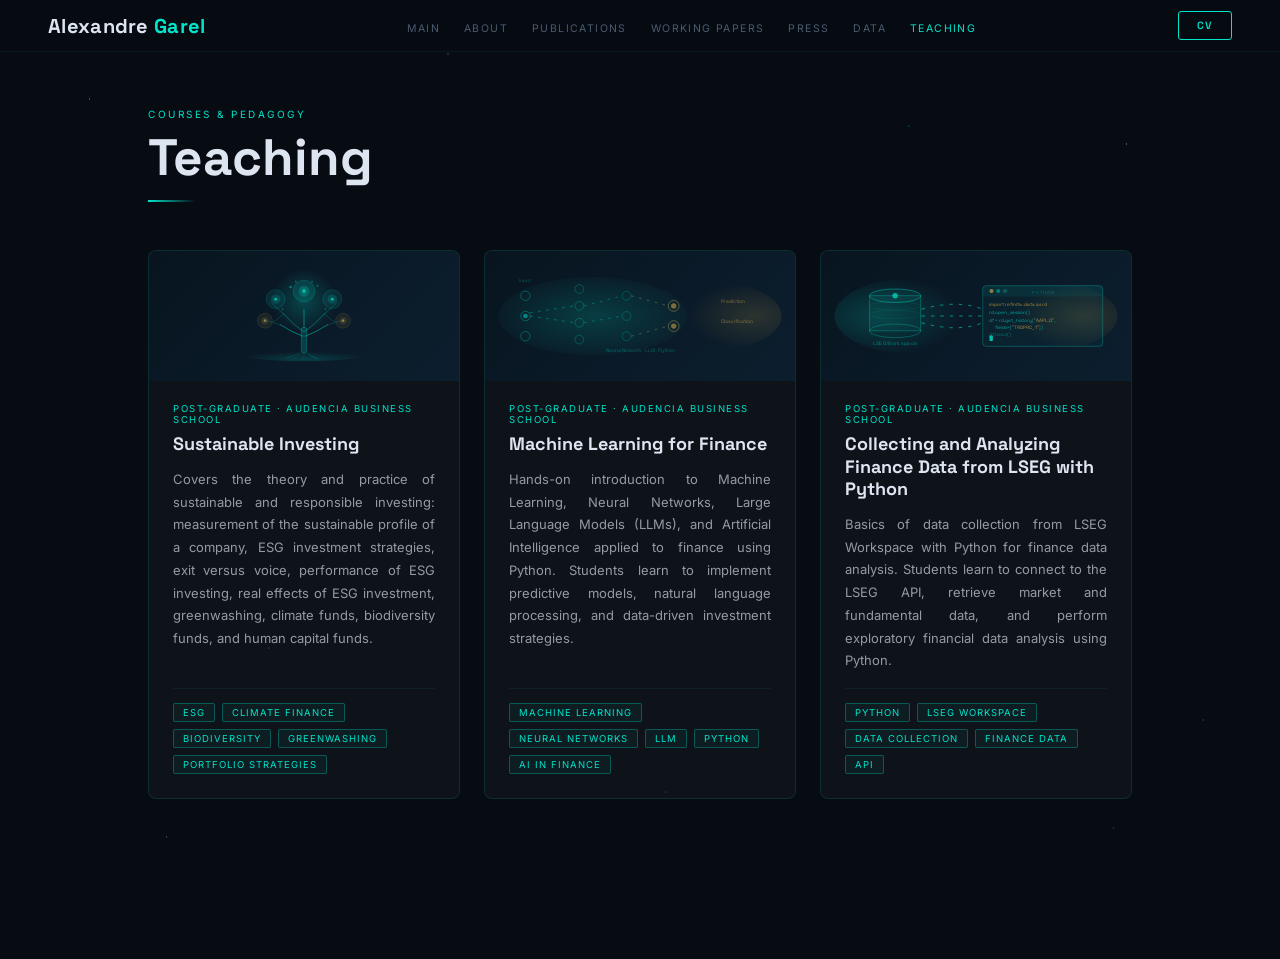
<file: teaching.html>
<!DOCTYPE html>
<html lang="en">
<head>
<meta charset="UTF-8">
<meta name="viewport" content="width=device-width, initial-scale=1.0">
<title>Teaching — Alexandre Garel</title>
<link rel="stylesheet" href="style.css">
<style>
.courses-grid {
  display: grid;
  grid-template-columns: repeat(3, 1fr);
  grid-auto-rows: 1fr;
  gap: 24px;
  margin-bottom: 60px;
  align-items: stretch;
}

.course-card {
  background: var(--card-bg);
  border: 1px solid var(--card-bdr);
  border-radius: 8px;
  overflow: hidden;
  display: flex; flex-direction: column;
  height: 100%;
  transition: border-color .22s, transform .22s;
}
.course-card:hover {
  border-color: rgba(0,229,204,.3);
  transform: translateY(-3px);
}

.course-vis {
  height: 130px; flex-shrink: 0; position: relative; overflow: hidden;
  background: linear-gradient(135deg, #081520 0%, #0c1e2e 100%);
}
.course-vis svg { width: 100%; height: 100%; }

.course-body { padding: 22px 24px 24px; flex: 1; display: flex; flex-direction: column; }
.course-level {
  font-size: 9.5px; letter-spacing: 1.5px; text-transform: uppercase;
  color: var(--teal); margin-bottom: 8px; flex-shrink: 0;
}
.course-name {
  font-family: 'Space Grotesk', sans-serif;
  font-size: 18px; font-weight: 700; color: var(--white);
  line-height: 1.25; margin-bottom: 12px; flex-shrink: 0;
}
.course-desc {
  font-size: 13px; line-height: 1.75;
  color: rgba(221,229,240,.65);
  flex: 1; text-align: justify;
}
.course-topics {
  display: flex; flex-wrap: wrap; gap: 7px;
  margin-top: 16px; padding-top: 14px;
  border-top: 1px solid rgba(0,229,204,.07);
  flex-shrink: 0;
}

@media (max-width: 900px) {
  .courses-grid { grid-template-columns: 1fr 1fr; }
}
@media (max-width: 600px) {
  .courses-grid { grid-template-columns: 1fr; }
}
</style>
</head>
<body>

<nav>
  <div class="nav-logo"><a href="index.html">Alexandre <span>Garel</span></a></div>
  <ul class="nav-links">
    <li><a href="index.html">Main</a></li>
    <li><a href="about.html">About</a></li>
    <li><a href="publications.html">Publications</a></li>
    <li><a href="working-papers.html">Working Papers</a></li>
    <li><a href="press-coverage.html">Press</a></li>
    <li><a href="data.html">Data</a></li>
    <li><a href="teaching.html" class="active">Teaching</a></li>
  </ul>
  <div class="nav-right">
    <a href="#" class="nav-btn">CV</a>
  </div>
</nav>

<div class="page-wrap">
  <div class="sec-header">
    <div class="sec-eyebrow">Courses &amp; Pedagogy</div>
    <h1 class="sec-title">Teaching</h1>
    <div class="sec-rule"></div>
  </div>


  <div class="courses-grid">

    <!-- Course 1: Sustainable Investing -->
    <div class="course-card">
      <div class="course-vis">
        <svg viewBox="0 0 460 130" xmlns="http://www.w3.org/2000/svg">
          <defs>
            <radialGradient id="tree-glow" cx="50%" cy="85%" r="55%">
              <stop offset="0%" stop-color="#00e5cc" stop-opacity=".18"/>
              <stop offset="100%" stop-color="#00e5cc" stop-opacity="0"/>
            </radialGradient>
            <radialGradient id="canopy-glow" cx="50%" cy="50%" r="50%">
              <stop offset="0%" stop-color="#00e5cc" stop-opacity=".22"/>
              <stop offset="100%" stop-color="#00e5cc" stop-opacity="0"/>
            </radialGradient>
            <radialGradient id="leaf-g" cx="50%" cy="50%" r="50%">
              <stop offset="0%" stop-color="#00e5cc" stop-opacity=".35"/>
              <stop offset="100%" stop-color="#00e5cc" stop-opacity="0"/>
            </radialGradient>
            <style>
              @keyframes tree-sway {
                0%,100% { transform: rotate(-0.6deg); transform-origin: 230px 118px; }
                50%      { transform: rotate( 0.6deg); transform-origin: 230px 118px; }
              }
              @keyframes leaf-pulse { 0%,100%{opacity:.55} 50%{opacity:.9} }
              .tree-body { animation: tree-sway 5s ease-in-out infinite; }
              .leaf-a { animation: leaf-pulse 3.2s ease-in-out infinite; }
              .leaf-b { animation: leaf-pulse 3.2s ease-in-out infinite .8s; }
              .leaf-c { animation: leaf-pulse 3.2s ease-in-out infinite 1.6s; }
              .leaf-d { animation: leaf-pulse 3.2s ease-in-out infinite 2.4s; }
            </style>
          </defs>

          <!-- ground glow -->
          <ellipse cx="230" cy="122" rx="90" ry="10" fill="url(#tree-glow)"/>

          <!-- roots -->
          <path d="M224 120 Q215 124 204 127" stroke="#00e5cc" stroke-width=".9" fill="none" stroke-opacity=".25"/>
          <path d="M226 120 Q220 126 212 130" stroke="#00e5cc" stroke-width=".7" fill="none" stroke-opacity=".18"/>
          <path d="M234 120 Q240 125 250 128" stroke="#00e5cc" stroke-width=".9" fill="none" stroke-opacity=".25"/>
          <path d="M236 120 Q244 126 252 130" stroke="#00e5cc" stroke-width=".7" fill="none" stroke-opacity=".18"/>
          <path d="M230 120 Q230 126 230 130" stroke="#00e5cc" stroke-width=".8" fill="none" stroke-opacity=".2"/>

          <g class="tree-body">
            <!-- trunk -->
            <rect x="226" y="82" width="8" height="38" rx="3" fill="#00e5cc" fill-opacity=".18" stroke="#00e5cc" stroke-width=".8" stroke-opacity=".45"/>

            <!-- main branches -->
            <!-- left branch 1 -->
            <path d="M228 95 Q210 88 195 78" stroke="#00e5cc" stroke-width="1.4" fill="none" stroke-opacity=".5" stroke-linecap="round"/>
            <!-- left branch 2 -->
            <path d="M229 88 Q214 78 200 62" stroke="#00e5cc" stroke-width="1.2" fill="none" stroke-opacity=".45" stroke-linecap="round"/>
            <!-- right branch 1 -->
            <path d="M232 95 Q250 88 265 78" stroke="#00e5cc" stroke-width="1.4" fill="none" stroke-opacity=".5" stroke-linecap="round"/>
            <!-- right branch 2 -->
            <path d="M231 88 Q246 78 260 62" stroke="#00e5cc" stroke-width="1.2" fill="none" stroke-opacity=".45" stroke-linecap="round"/>
            <!-- central top -->
            <path d="M230 82 Q230 68 230 55" stroke="#00e5cc" stroke-width="1.3" fill="none" stroke-opacity=".5" stroke-linecap="round"/>

            <!-- sub-branches left -->
            <path d="M200 62 Q188 52 180 44" stroke="#00e5cc" stroke-width=".9" fill="none" stroke-opacity=".38" stroke-linecap="round"/>
            <path d="M200 62 Q192 70 184 74" stroke="#00e5cc" stroke-width=".8" fill="none" stroke-opacity=".32" stroke-linecap="round"/>
            <path d="M195 78 Q183 75 174 72" stroke="#00e5cc" stroke-width=".8" fill="none" stroke-opacity=".3" stroke-linecap="round"/>

            <!-- sub-branches right -->
            <path d="M260 62 Q272 52 280 44" stroke="#00e5cc" stroke-width=".9" fill="none" stroke-opacity=".38" stroke-linecap="round"/>
            <path d="M260 62 Q268 70 276 74" stroke="#00e5cc" stroke-width=".8" fill="none" stroke-opacity=".32" stroke-linecap="round"/>
            <path d="M265 78 Q277 75 286 72" stroke="#00e5cc" stroke-width=".8" fill="none" stroke-opacity=".3" stroke-linecap="round"/>

            <!-- canopy glow -->
            <circle cx="230" cy="42" r="48" fill="url(#canopy-glow)"/>

            <!-- leaf clusters — glowing circles -->
            <!-- top centre -->
            <circle class="leaf-a" cx="230" cy="28" r="16" fill="#00e5cc" fill-opacity=".1" stroke="#00e5cc" stroke-width=".7" stroke-opacity=".4"/>
            <circle class="leaf-a" cx="230" cy="28" r="8"  fill="#00e5cc" fill-opacity=".18"/>
            <circle cx="230" cy="28" r="3" fill="#00e5cc" fill-opacity=".65"/>

            <!-- upper left -->
            <circle class="leaf-b" cx="188" cy="40" r="14" fill="#00e5cc" fill-opacity=".09" stroke="#00e5cc" stroke-width=".6" stroke-opacity=".35"/>
            <circle class="leaf-b" cx="188" cy="40" r="7"  fill="#00e5cc" fill-opacity=".15"/>
            <circle cx="188" cy="40" r="2.5" fill="#00e5cc" fill-opacity=".6"/>

            <!-- upper right -->
            <circle class="leaf-c" cx="272" cy="40" r="14" fill="#00e5cc" fill-opacity=".09" stroke="#00e5cc" stroke-width=".6" stroke-opacity=".35"/>
            <circle class="leaf-c" cx="272" cy="40" r="7"  fill="#00e5cc" fill-opacity=".15"/>
            <circle cx="272" cy="40" r="2.5" fill="#00e5cc" fill-opacity=".6"/>

            <!-- mid left -->
            <circle class="leaf-d" cx="172" cy="72" r="11" fill="#e8b84b" fill-opacity=".07" stroke="#e8b84b" stroke-width=".6" stroke-opacity=".3"/>
            <circle class="leaf-d" cx="172" cy="72" r="5.5" fill="#e8b84b" fill-opacity=".12"/>
            <circle cx="172" cy="72" r="2" fill="#e8b84b" fill-opacity=".55"/>

            <!-- mid right -->
            <circle class="leaf-a" cx="288" cy="72" r="11" fill="#e8b84b" fill-opacity=".07" stroke="#e8b84b" stroke-width=".6" stroke-opacity=".3"/>
            <circle class="leaf-a" cx="288" cy="72" r="5.5" fill="#e8b84b" fill-opacity=".12"/>
            <circle cx="288" cy="72" r="2" fill="#e8b84b" fill-opacity=".55"/>

            <!-- tiny leaf dots scattered -->
            <circle cx="210" cy="22" r="2" fill="#00e5cc" fill-opacity=".4"/>
            <circle cx="250" cy="20" r="1.5" fill="#00e5cc" fill-opacity=".35"/>
            <circle cx="198" cy="55" r="1.5" fill="#00e5cc" fill-opacity=".3"/>
            <circle cx="262" cy="55" r="1.5" fill="#00e5cc" fill-opacity=".3"/>
            <circle cx="218" cy="14" r="1.5" fill="#00e5cc" fill-opacity=".28"/>
            <circle cx="242" cy="14" r="1.5" fill="#00e5cc" fill-opacity=".28"/>
          </g>
        </svg>
      </div>
      <div class="course-body">
        <div class="course-level">Post-Graduate · Audencia Business School</div>
        <div class="course-name">Sustainable Investing</div>
        <div class="course-desc">Covers the theory and practice of sustainable and responsible investing: measurement of the sustainable profile of a company, ESG investment strategies, exit versus voice, performance of ESG investing, real effects of ESG investment, greenwashing, climate funds, biodiversity funds, and human capital funds.</div>
        <div class="course-topics">
          <span class="chip">ESG</span>
          <span class="chip">Climate Finance</span>
          <span class="chip">Biodiversity</span>
          <span class="chip">Greenwashing</span>
          <span class="chip">Portfolio Strategies</span>
        </div>
      </div>
    </div>

    <!-- Course 2: ML for Finance -->
    <div class="course-card">
      <div class="course-vis">
        <svg viewBox="0 0 460 130" xmlns="http://www.w3.org/2000/svg">
          <defs>
            <radialGradient id="tv2" cx="50%" cy="50%" r="60%">
              <stop offset="0%" stop-color="#00e5cc" stop-opacity=".18"/>
              <stop offset="100%" stop-color="#00e5cc" stop-opacity="0"/>
            </radialGradient>
            <radialGradient id="tv2b" cx="80%" cy="50%" r="50%">
              <stop offset="0%" stop-color="#e8b84b" stop-opacity=".15"/>
              <stop offset="100%" stop-color="#e8b84b" stop-opacity="0"/>
            </radialGradient>
            <style>
              @keyframes ml-flow { to { stroke-dashoffset: -24; } }
              .ml-path { stroke-dasharray: 4 8; animation: ml-flow 2s linear infinite; }
              .ml-path2 { stroke-dasharray: 4 8; animation: ml-flow 2s linear infinite .5s; }
              .ml-path3 { stroke-dasharray: 4 8; animation: ml-flow 2s linear infinite 1s; }
            </style>
          </defs>
          <ellipse cx="160" cy="65" rx="140" ry="58" fill="url(#tv2)"/>
          <ellipse cx="340" cy="65" rx="100" ry="50" fill="url(#tv2b)"/>
          <!-- input layer -->
          <circle cx="60" cy="35"  r="7" fill="none" stroke="#00e5cc" stroke-width=".9" stroke-opacity=".5"/>
          <circle cx="60" cy="65"  r="7" fill="none" stroke="#00e5cc" stroke-width=".9" stroke-opacity=".5"/>
          <circle cx="60" cy="95"  r="7" fill="none" stroke="#00e5cc" stroke-width=".9" stroke-opacity=".5"/>
          <circle cx="60" cy="65"  r="3.5" fill="#00e5cc" fill-opacity=".5"/>
          <text x="60" y="14" fill="#00e5cc" font-size="7" font-family="Space Grotesk" text-anchor="middle" fill-opacity=".35">Input</text>
          <!-- hidden layer 1 -->
          <circle cx="140" cy="25"  r="6.5" fill="none" stroke="#00e5cc" stroke-width=".8" stroke-opacity=".45"/>
          <circle cx="140" cy="50"  r="6.5" fill="none" stroke="#00e5cc" stroke-width=".8" stroke-opacity=".45"/>
          <circle cx="140" cy="75"  r="6.5" fill="none" stroke="#00e5cc" stroke-width=".8" stroke-opacity=".45"/>
          <circle cx="140" cy="100" r="6.5" fill="none" stroke="#00e5cc" stroke-width=".8" stroke-opacity=".45"/>
          <!-- hidden layer 2 -->
          <circle cx="210" cy="35"  r="6.5" fill="none" stroke="#00e5cc" stroke-width=".8" stroke-opacity=".4"/>
          <circle cx="210" cy="65"  r="6.5" fill="none" stroke="#00e5cc" stroke-width=".8" stroke-opacity=".4"/>
          <circle cx="210" cy="95"  r="6.5" fill="none" stroke="#00e5cc" stroke-width=".8" stroke-opacity=".4"/>
          <!-- output layer -->
          <circle cx="280" cy="50"  r="8" fill="none" stroke="#e8b84b" stroke-width="1" stroke-opacity=".55"/>
          <circle cx="280" cy="80"  r="8" fill="none" stroke="#e8b84b" stroke-width="1" stroke-opacity=".55"/>
          <circle cx="280" cy="50"  r="4" fill="#e8b84b" fill-opacity=".5"/>
          <circle cx="280" cy="80"  r="4" fill="#e8b84b" fill-opacity=".5"/>
          <!-- animated flow lines -->
          <path class="ml-path"  d="M67 60 L133 50" stroke="#00e5cc" stroke-width="1" fill="none" stroke-opacity=".5"/>
          <path class="ml-path2" d="M67 65 L133 75" stroke="#00e5cc" stroke-width="1" fill="none" stroke-opacity=".5"/>
          <path class="ml-path3" d="M147 50 L204 35" stroke="#00e5cc" stroke-width="1" fill="none" stroke-opacity=".45"/>
          <path class="ml-path"  d="M147 75 L204 65" stroke="#00e5cc" stroke-width="1" fill="none" stroke-opacity=".45"/>
          <path class="ml-path2" d="M217 35 L272 50" stroke="#e8b84b" stroke-width="1" fill="none" stroke-opacity=".45"/>
          <path class="ml-path3" d="M217 95 L272 80" stroke="#e8b84b" stroke-width="1" fill="none" stroke-opacity=".45"/>
          <!-- labels -->
          <text x="350" y="45"  fill="#e8b84b" font-size="7.5" font-family="Space Grotesk" fill-opacity=".5">Prediction</text>
          <text x="350" y="75"  fill="#e8b84b" font-size="7.5" font-family="Space Grotesk" fill-opacity=".5">Classification</text>
          <text x="230" y="118" fill="#00e5cc" font-size="7.5" font-family="Space Grotesk" text-anchor="middle" fill-opacity=".35">Neural Network · LLM · Python</text>
        </svg>
      </div>
      <div class="course-body">
        <div class="course-level">Post-Graduate · Audencia Business School</div>
        <div class="course-name">Machine Learning for Finance</div>
        <div class="course-desc">Hands-on introduction to Machine Learning, Neural Networks, Large Language Models (LLMs), and Artificial Intelligence applied to finance using Python. Students learn to implement predictive models, natural language processing, and data-driven investment strategies.</div>
        <div class="course-topics">
          <span class="chip">Machine Learning</span>
          <span class="chip">Neural Networks</span>
          <span class="chip">LLM</span>
          <span class="chip">Python</span>
          <span class="chip">AI in Finance</span>
        </div>
      </div>
    </div>

    <!-- Course 3: LSEG Data with Python -->
    <a href="lseg-course.html" class="course-card" style="text-decoration:none;color:inherit;">
      <div class="course-vis">
        <svg viewBox="0 0 460 130" xmlns="http://www.w3.org/2000/svg">
          <defs>
            <radialGradient id="lseg-gl" cx="30%" cy="50%" r="55%">
              <stop offset="0%" stop-color="#00e5cc" stop-opacity=".2"/>
              <stop offset="100%" stop-color="#00e5cc" stop-opacity="0"/>
            </radialGradient>
            <radialGradient id="lseg-gr" cx="75%" cy="50%" r="50%">
              <stop offset="0%" stop-color="#e8b84b" stop-opacity=".15"/>
              <stop offset="100%" stop-color="#e8b84b" stop-opacity="0"/>
            </radialGradient>
            <style>
              @keyframes lseg-stream { to { stroke-dashoffset: -32; } }
              @keyframes lseg-blink  { 0%,100%{opacity:.7} 50%{opacity:.2} }
              .ls1 { stroke-dasharray:5 9; animation:lseg-stream 2s linear infinite; }
              .ls2 { stroke-dasharray:5 9; animation:lseg-stream 2s linear infinite .55s; }
              .ls3 { stroke-dasharray:5 9; animation:lseg-stream 2s linear infinite 1.1s; }
              .lbk { animation:lseg-blink 1.2s steps(1) infinite; }
            </style>
          </defs>

          <!-- background glows -->
          <ellipse cx="130" cy="65" rx="110" ry="55" fill="url(#lseg-gl)"/>
          <ellipse cx="340" cy="65" rx="100" ry="50" fill="url(#lseg-gr)"/>

          <!-- LSEG database server — left -->
          <!-- cylinder top -->
          <ellipse cx="110" cy="35" rx="38" ry="10" fill="none" stroke="#00e5cc" stroke-width="1" stroke-opacity=".55"/>
          <ellipse cx="110" cy="35" rx="38" ry="10" fill="#00e5cc" fill-opacity=".06"/>
          <!-- cylinder body -->
          <rect x="72" y="35" width="76" height="52" fill="#00e5cc" fill-opacity=".04" stroke="#00e5cc" stroke-width="1" stroke-opacity=".4"/>
          <!-- cylinder bottom arc -->
          <ellipse cx="110" cy="87" rx="38" ry="10" fill="none" stroke="#00e5cc" stroke-width="1" stroke-opacity=".4"/>
          <!-- db stripes -->
          <ellipse cx="110" cy="50" rx="38" ry="6" fill="none" stroke="#00e5cc" stroke-width=".5" stroke-opacity=".2"/>
          <ellipse cx="110" cy="63" rx="38" ry="6" fill="none" stroke="#00e5cc" stroke-width=".5" stroke-opacity=".2"/>
          <!-- glow dot on top -->
          <circle cx="110" cy="35" r="4" fill="#00e5cc" fill-opacity=".7"/>
          <!-- label -->
          <text x="110" y="108" fill="#00e5cc" font-size="7.5" font-family="Space Grotesk" text-anchor="middle" fill-opacity=".5" letter-spacing=".5">LSEG Workspace</text>

          <!-- animated data streams left→right -->
          <path class="ls1" d="M149 55 C185 45 215 45 240 55" stroke="#00e5cc" stroke-width="1.3" fill="none" stroke-opacity=".65"/>
          <path class="ls2" d="M149 65 C185 65 215 65 240 65" stroke="#00e5cc" stroke-width="1.3" fill="none" stroke-opacity=".65"/>
          <path class="ls3" d="M149 75 C185 85 215 85 240 75" stroke="#00e5cc" stroke-width="1.3" fill="none" stroke-opacity=".65"/>

          <!-- Python terminal — right -->
          <rect x="240" y="20" width="178" height="90" rx="5" fill="rgba(0,229,204,.03)" stroke="#00e5cc" stroke-width=".9" stroke-opacity=".45"/>
          <!-- terminal title bar -->
          <rect x="240" y="20" width="178" height="16" rx="5" fill="#00e5cc" fill-opacity=".07"/>
          <circle cx="253" cy="28" r="3" fill="#e8b84b" fill-opacity=".6"/>
          <circle cx="263" cy="28" r="3" fill="#00e5cc" fill-opacity=".4"/>
          <circle cx="273" cy="28" r="3" fill="#00e5cc" fill-opacity=".25"/>
          <text x="330" y="32" fill="#00e5cc" font-size="6.5" font-family="Space Grotesk" text-anchor="middle" fill-opacity=".35" letter-spacing="1">PYTHON</text>
          <!-- code lines -->
          <text x="250" y="50" fill="#e8b84b" font-size="7" font-family="Space Grotesk" fill-opacity=".7">import refinitiv.data as rd</text>
          <text x="250" y="62" fill="#00e5cc" font-size="7" font-family="Space Grotesk" fill-opacity=".65">rd.open_session()</text>
          <text x="250" y="74" fill="#00e5cc" font-size="7" font-family="Space Grotesk" fill-opacity=".65">df = rd.get_history(<tspan fill="#e8b84b" fill-opacity=".7">"AAPL.O"</tspan>,</text>
          <text x="258" y="84" fill="#00e5cc" font-size="7" font-family="Space Grotesk" fill-opacity=".65">fields=[<tspan fill="#e8b84b" fill-opacity=".7">"TRDPRC_1"</tspan>])</text>
          <text x="250" y="95" fill="#00e5cc" font-size="7" font-family="Space Grotesk" fill-opacity=".4">df.head()</text>
          <!-- blinking cursor -->
          <rect class="lbk" x="250" y="94" width="5" height="8" rx="1" fill="#00e5cc" fill-opacity=".8"/>
        </svg>
      </div>
      <div class="course-body">
        <div class="course-level">Post-Graduate · Audencia Business School</div>
        <div class="course-name">Collecting and Analyzing Finance Data from LSEG with Python</div>
        <div class="course-desc">Basics of data collection from LSEG Workspace with Python for finance data analysis. Students learn to connect to the LSEG API, retrieve market and fundamental data, and perform exploratory financial data analysis using Python.</div>
        <div class="course-topics">
          <span class="chip">Python</span>
          <span class="chip">LSEG Workspace</span>
          <span class="chip">Data Collection</span>
          <span class="chip">Finance Data</span>
          <span class="chip">API</span>
        </div>
      </div>
    </a>

  </div><!-- /courses-grid -->
</div><!-- /page-wrap -->

</body>
</html>
</file>
<file: style.css>
/* ══════════════════════════════════════════════════
   Alexandre Garel — Shared Stylesheet
   Dark Observatory aesthetic
══════════════════════════════════════════════════ */

@import url('https://fonts.googleapis.com/css2?family=Space+Grotesk:wght@300;400;500;600;700&family=Inter:wght@300;400;500&display=swap');

*, *::before, *::after { box-sizing: border-box; margin: 0; padding: 0; }

:root {
  --bg:       #070b12;
  --teal:     #00e5cc;
  --teal-dim: rgba(0,229,204,0.08);
  --teal-mid: rgba(0,229,204,0.18);
  --gold:     #e8b84b;
  --white:    #dde5f0;
  --muted:    #4a5c72;
  --muted2:   #1e2c3a;
  --card-bg:  rgba(255,255,255,0.032);
  --card-bdr: rgba(0,229,204,0.13);
}

html { scroll-behavior: smooth; }
body {
  min-height: 100vh;
  background: var(--bg);
  color: var(--white);
  font-family: 'Inter', sans-serif;
  position: relative;
}

/* ── star field ── */
body::before {
  content: '';
  position: fixed; inset: 0; z-index: 0; pointer-events: none;
  background-image:
    radial-gradient(1px 1px at  7% 11%, rgba(255,255,255,.5)  0%,transparent 100%),
    radial-gradient(1px 1px at 21% 72%, rgba(255,255,255,.3)  0%,transparent 100%),
    radial-gradient(1px 1px at 35%  6%, rgba(255,255,255,.4)  0%,transparent 100%),
    radial-gradient(1px 1px at 52% 88%, rgba(255,255,255,.28) 0%,transparent 100%),
    radial-gradient(1px 1px at 65% 32%, rgba(255,255,255,.45) 0%,transparent 100%),
    radial-gradient(1px 1px at 78% 58%, rgba(255,255,255,.32) 0%,transparent 100%),
    radial-gradient(1px 1px at 88% 16%, rgba(255,255,255,.55) 0%,transparent 100%),
    radial-gradient(1px 1px at 94% 80%, rgba(255,255,255,.38) 0%,transparent 100%),
    radial-gradient(1px 1px at 13% 93%, rgba(255,255,255,.42) 0%,transparent 100%),
    radial-gradient(1px 1px at 46% 46%, rgba(255,255,255,.22) 0%,transparent 100%),
    radial-gradient(1.5px 1.5px at 29% 38%, rgba(0,229,204,.4) 0%,transparent 100%),
    radial-gradient(1.5px 1.5px at 71% 14%, rgba(0,229,204,.3) 0%,transparent 100%),
    radial-gradient(1.5px 1.5px at 87% 92%, rgba(0,229,204,.25) 0%,transparent 100%),
    radial-gradient(1.5px 1.5px at 58% 68%, rgba(0,229,204,.2) 0%,transparent 100%);
}

/* ══════════════════════════════════
   NAV
══════════════════════════════════ */
nav {
  position: sticky; top: 0; z-index: 100;
  display: flex; align-items: center; justify-content: space-between;
  height: 52px; padding: 0 48px;
  border-bottom: 1px solid rgba(0,229,204,.07);
  background: rgba(7,11,18,.88);
  backdrop-filter: blur(12px);
}

.nav-logo a, .nav-logo {
  font-family: 'Space Grotesk', sans-serif;
  font-size: 20px; font-weight: 700; letter-spacing: .3px;
  color: var(--white); text-decoration: none;
}
.nav-logo a span, .nav-logo span { color: var(--teal); }

.nav-links { display: flex; gap: 24px; list-style: none; }
.nav-links a {
  font-size: 10.5px; letter-spacing: 1.4px; text-transform: uppercase;
  color: var(--muted); text-decoration: none; transition: color .2s;
}
.nav-links a:hover,
.nav-links a.active { color: var(--teal); }

.nav-right { display: flex; gap: 12px; align-items: center; }

.nav-home {
  font-size: 10.5px; letter-spacing: 1.2px; text-transform: uppercase;
  color: var(--muted); text-decoration: none; transition: color .2s;
  display: flex; align-items: center; gap: 5px;
}
.nav-home:hover { color: var(--white); }

.nav-btn {
  font-family: 'Space Grotesk', sans-serif;
  font-size: 10.5px; font-weight: 600; letter-spacing: 1.5px; text-transform: uppercase;
  padding: 7px 18px; border-radius: 3px; text-decoration: none;
  border: 1px solid var(--teal); color: var(--teal); background: transparent;
  transition: background .2s;
}
.nav-btn:hover { background: var(--teal-mid); }

/* ══════════════════════════════════
   PAGE WRAPPER
══════════════════════════════════ */
.page-wrap {
  position: relative; z-index: 1;
  max-width: 1080px; margin: 0 auto;
  padding: 56px 48px 100px;
}

/* ── Section header ── */
.sec-header { margin-bottom: 48px; }
.sec-eyebrow {
  font-size: 10px; letter-spacing: 2.5px; text-transform: uppercase;
  color: var(--teal); margin-bottom: 10px;
}
.sec-title {
  font-family: 'Space Grotesk', sans-serif;
  font-size: clamp(30px, 4vw, 52px); font-weight: 700;
  color: var(--white); line-height: 1.1;
  margin-bottom: 14px;
}
.sec-rule {
  width: 48px; height: 2px;
  background: linear-gradient(90deg, var(--teal), transparent);
}

/* ── Tag chips ── */
.chip {
  display: inline-block;
  font-size: 9.5px; letter-spacing: 1px; text-transform: uppercase;
  padding: 3px 9px; border-radius: 2px;
  border: 1px solid rgba(0,229,204,.3);
  color: var(--teal); background: rgba(0,229,204,.05);
}
.chip-gold {
  border-color: rgba(232,184,75,.35);
  color: var(--gold); background: rgba(232,184,75,.06);
}

/* ── Glass card ── */
.glass-card {
  background: var(--card-bg);
  border: 1px solid var(--card-bdr);
  border-radius: 6px;
  padding: 28px 32px;
  transition: border-color .25s, background .25s;
}
.glass-card:hover {
  border-color: rgba(0,229,204,.25);
  background: rgba(255,255,255,.05);
}

/* ══════════════════════════════════
   RESPONSIVE
══════════════════════════════════ */
@media (max-width: 768px) {
  nav { padding: 0 20px; }
  .nav-links { display: none; }
  .page-wrap { padding: 36px 20px 80px; }
}
</file>
